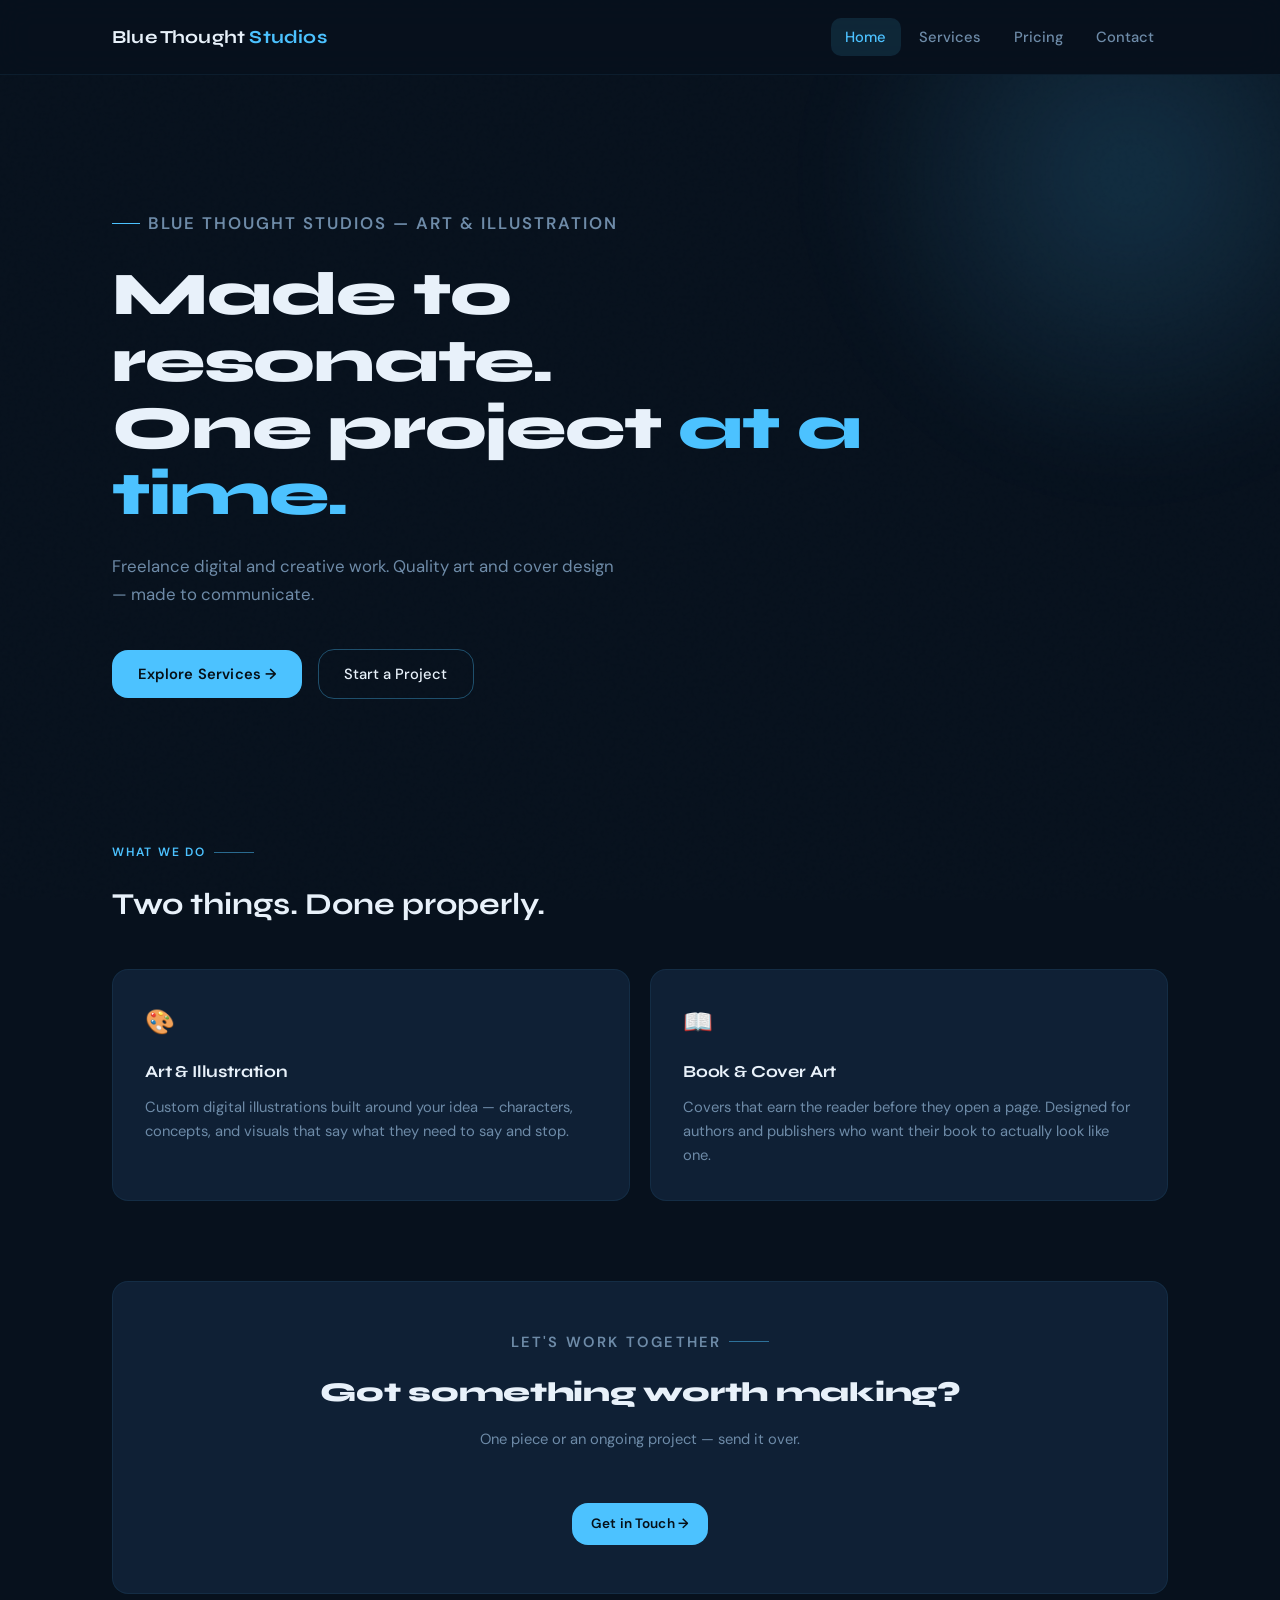
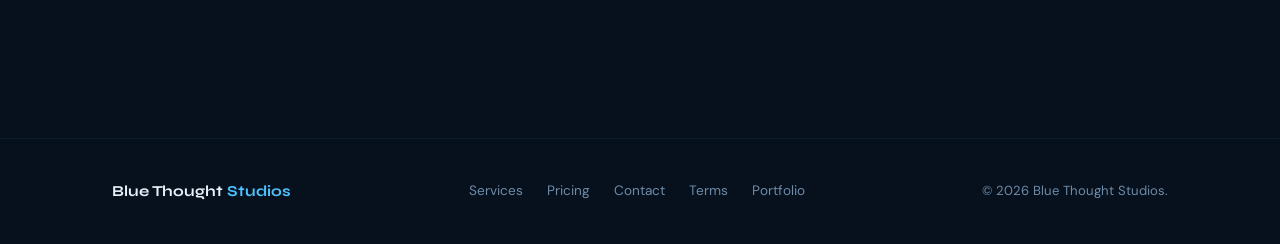
<file: index.html>
<!DOCTYPE html>
<html lang="en">
<head>
  <meta charset="UTF-8" />
  <meta name="viewport" content="width=device-width, initial-scale=1.0" />
  <title>Blue Thought Studios — Art & Illustration</title>
  <link rel="stylesheet" href="style.css" />
</head>
<body>

  <header class="site-header">
    <div class="container">
      <a href="index.html" class="logo">Blue Thought <span>Studios</span></a>
      <nav class="nav">
        <a href="index.html" class="active">Home</a>
        <a href="services.html">Services</a>
        <a href="pricing.html">Pricing</a>
        <a href="contact.html">Contact</a>
      </nav>
      <button class="hamburger" id="hamburger" aria-label="Toggle menu">
        <span></span><span></span><span></span>
      </button>
    </div>
  </header>

  <div class="overlay" id="overlay"></div>
  <nav class="mobile-nav" id="mobileNav">
    <a href="index.html">Home</a>
    <a href="services.html">Services</a>
    <a href="pricing.html">Pricing</a>
    <a href="contact.html">Contact</a>
  </nav>

  <main>
    <section class="hero">
      <div class="orb"></div>
      <div class="container">
        <p class="hero-eyebrow">Blue Thought Studios — Art & Illustration</p>
        <h2>Made to resonate.<br>One project <span class="accent">at a time.</span></h2>
        <p>
          Freelance digital and creative work.
          Quality art and cover design — made to communicate.
        </p>
        <div class="hero-actions">
          <a href="services.html" class="btn-primary">Explore Services →</a>
          <a href="contact.html" class="btn-ghost">Start a Project</a>
        </div>
      </div>
    </section>

    <section class="overview">
      <div class="container">
        <div class="overview-header">
          <p class="section-label">What We Do</p>
          <h2>Two things. Done properly.</h2>
        </div>
        <div class="grid">
          <div class="card">
            <span class="card-icon">🎨</span>
            <h3>Art & Illustration</h3>
            <p>Custom digital illustrations built around your idea — characters, concepts, and visuals that say what they need to say and stop.</p>
          </div>
          <div class="card">
            <span class="card-icon">📖</span>
            <h3>Book & Cover Art</h3>
            <p>Covers that earn the reader before they open a page. Designed for authors and publishers who want their book to actually look like one.</p>
          </div>
        </div>
      </div>
    </section>

    <section class="overview" style="padding-top: 0;">
      <div class="container">
        <div class="card" style="text-align:center; padding: 3rem 2rem;">
          <p class="section-label" style="justify-content:center;">Let's Work Together</p>
          <h3 style="font-family:var(--font-display); font-size:1.7rem; font-weight:800; margin-bottom:0.75rem; letter-spacing:-0.01em;">Got something worth making?</h3>
          <p style="max-width:480px; margin:0 auto 1.75rem;">
            One piece or an ongoing project — send it over.
          </p>
          <a href="contact.html" class="btn-primary">Get in Touch →</a>
        </div>
      </div>
    </section>
  </main>

  <footer class="site-footer">
    <div class="container">
      <span class="footer-logo">Blue Thought <span>Studios</span></span>
      <div class="footer-links">
        <a href="services.html">Services</a>
        <a href="pricing.html">Pricing</a>
        <a href="contact.html">Contact</a>
        <a href="terms.html">Terms</a>
        <a href="portfolio.html">Portfolio</a>
      </div>
      <span class="footer-copy">© 2026 Blue Thought Studios.</span>
    </div>
  </footer>

  <script>
    const hamburger = document.getElementById('hamburger');
    const mobileNav = document.getElementById('mobileNav');
    const overlay   = document.getElementById('overlay');
    function toggleMenu(open) {
      hamburger.classList.toggle('open', open);
      mobileNav.classList.toggle('open', open);
      overlay.classList.toggle('open', open);
      document.body.style.overflow = open ? 'hidden' : '';
    }
    hamburger.addEventListener('click', () => toggleMenu(!mobileNav.classList.contains('open')));
    overlay.addEventListener('click', () => toggleMenu(false));
  </script>

</body>
</html>
</file>
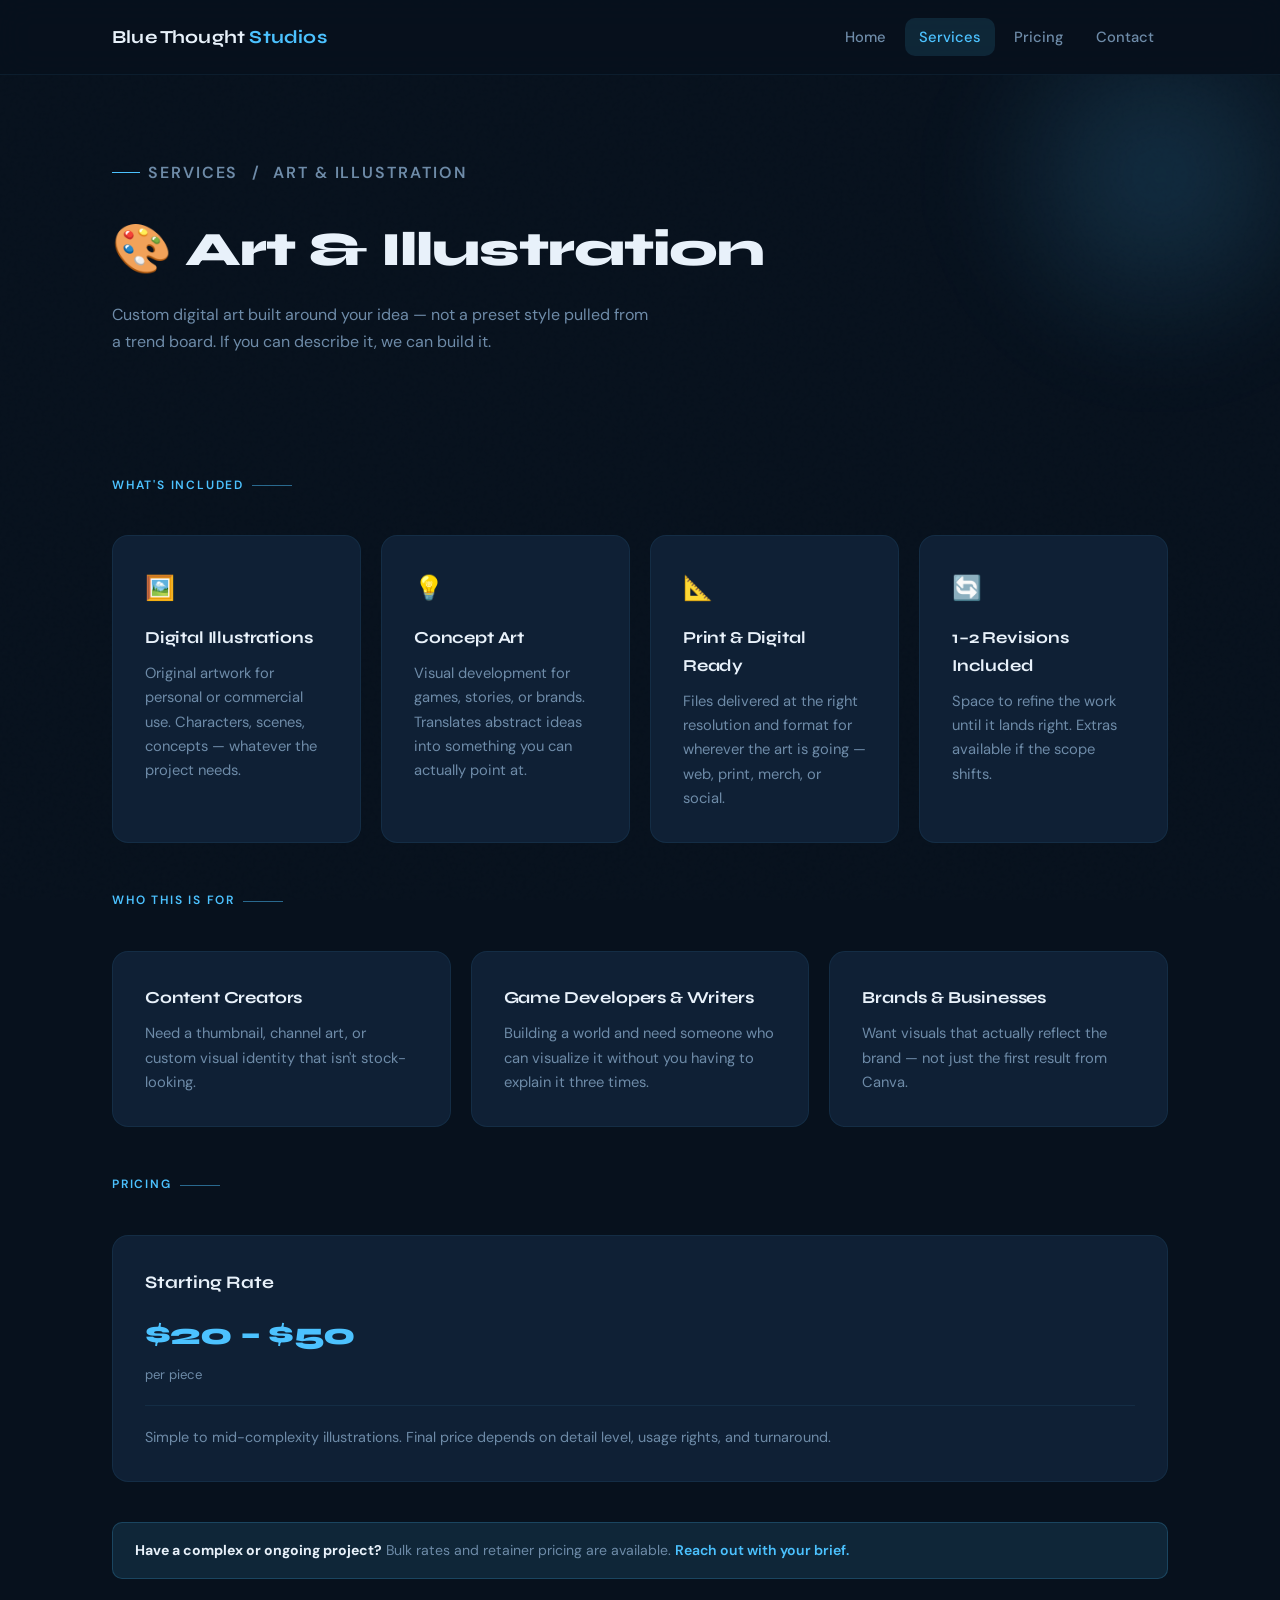
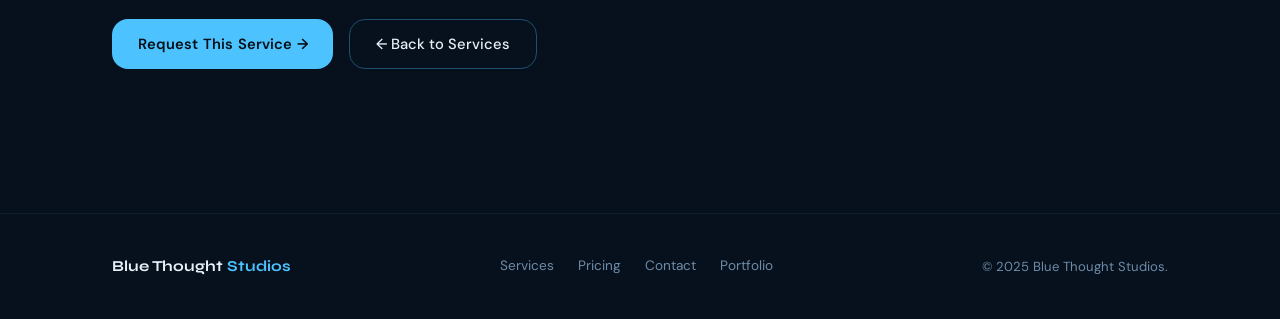
<file: art-illustration.html>
<!DOCTYPE html>
<html lang="en">
<head>
  <meta charset="UTF-8" />
  <meta name="viewport" content="width=device-width, initial-scale=1.0" />
  <title>Art & Illustration | Blue Thought Studios</title>
  <link rel="stylesheet" href="style.css" />
</head>
<body>

  <header class="site-header">
    <div class="container">
      <a href="index.html" class="logo">Blue Thought <span>Studios</span></a>
      <nav class="nav">
        <a href="index.html">Home</a>
        <a href="services.html" class="active">Services</a>
        <a href="pricing.html">Pricing</a>
        <a href="contact.html">Contact</a>
      </nav>
      <button class="hamburger" id="hamburger" aria-label="Toggle menu">
        <span></span><span></span><span></span>
      </button>
    </div>
  </header>

  <div class="overlay" id="overlay"></div>
  <nav class="mobile-nav" id="mobileNav">
    <a href="index.html">Home</a>
    <a href="services.html">Services</a>
    <a href="pricing.html">Pricing</a>
    <a href="contact.html">Contact</a>
  </nav>

  <main>
    <section class="page-hero">
      <div class="orb"></div>
      <div class="container">
        <p class="hero-eyebrow"><a href="services.html" style="color:inherit;text-decoration:none;">Services</a> &nbsp;/&nbsp; Art & Illustration</p>
        <h2>🎨 Art & Illustration</h2>
        <p>
          Custom digital art built around your idea — not a preset style
          pulled from a trend board. If you can describe it, we can build it.
        </p>
      </div>
    </section>

    <section class="overview">
      <div class="container">

        <div class="overview-header">
          <p class="section-label">What's Included</p>
        </div>
        <div class="grid" style="margin-bottom: 3rem;">
          <div class="card">
            <span class="card-icon">🖼️</span>
            <h3>Digital Illustrations</h3>
            <p>Original artwork for personal or commercial use. Characters, scenes, concepts — whatever the project needs.</p>
          </div>
          <div class="card">
            <span class="card-icon">💡</span>
            <h3>Concept Art</h3>
            <p>Visual development for games, stories, or brands. Translates abstract ideas into something you can actually point at.</p>
          </div>
          <div class="card">
            <span class="card-icon">📐</span>
            <h3>Print & Digital Ready</h3>
            <p>Files delivered at the right resolution and format for wherever the art is going — web, print, merch, or social.</p>
          </div>
          <div class="card">
            <span class="card-icon">🔄</span>
            <h3>1–2 Revisions Included</h3>
            <p>Space to refine the work until it lands right. Extras available if the scope shifts.</p>
          </div>
        </div>

        <div class="overview-header">
          <p class="section-label">Who This Is For</p>
        </div>
        <div class="grid" style="margin-bottom: 3rem;">
          <div class="card">
            <h3>Content Creators</h3>
            <p>Need a thumbnail, channel art, or custom visual identity that isn't stock-looking.</p>
          </div>
          <div class="card">
            <h3>Game Developers & Writers</h3>
            <p>Building a world and need someone who can visualize it without you having to explain it three times.</p>
          </div>
          <div class="card">
            <h3>Brands & Businesses</h3>
            <p>Want visuals that actually reflect the brand — not just the first result from Canva.</p>
          </div>
        </div>

        <div class="overview-header">
          <p class="section-label">Pricing</p>
        </div>
        <div class="pricing-grid" style="margin-bottom: 2.5rem;">
          <div class="pricing-card">
            <h3>Starting Rate</h3>
            <div class="price">$20 – $50</div>
            <p class="price-note">per piece</p>
            <div class="pricing-divider"></div>
            <p>Simple to mid-complexity illustrations. Final price depends on detail level, usage rights, and turnaround.</p>
          </div>
        </div>

        <div class="notice">
          <strong>Have a complex or ongoing project?</strong> Bulk rates and retainer pricing are available.
          <a href="contact.html" style="color:var(--accent);text-decoration:none;font-weight:600;">Reach out with your brief.</a>
        </div>

        <div style="margin-top: 2.5rem; display:flex; gap: 1rem; flex-wrap:wrap;">
          <a href="contact.html" class="btn-primary">Request This Service →</a>
          <a href="services.html" class="btn-ghost">← Back to Services</a>
        </div>

      </div>
    </section>
  </main>

  <footer class="site-footer">
    <div class="container">
      <span class="footer-logo">Blue Thought <span>Studios</span></span>
      <div class="footer-links">
        <a href="services.html">Services</a>
        <a href="pricing.html">Pricing</a>
        <a href="contact.html">Contact</a>
        <a href="portfolio.html">Portfolio</a>
      </div>
      <span class="footer-copy">© 2025 Blue Thought Studios.</span>
    </div>
  </footer>

  <script>
    const hamburger = document.getElementById('hamburger');
    const mobileNav = document.getElementById('mobileNav');
    const overlay   = document.getElementById('overlay');
    function toggleMenu(open) {
      hamburger.classList.toggle('open', open);
      mobileNav.classList.toggle('open', open);
      overlay.classList.toggle('open', open);
      document.body.style.overflow = open ? 'hidden' : '';
    }
    hamburger.addEventListener('click', () => toggleMenu(!mobileNav.classList.contains('open')));
    overlay.addEventListener('click', () => toggleMenu(false));
  </script>

</body>
</html>
</file>
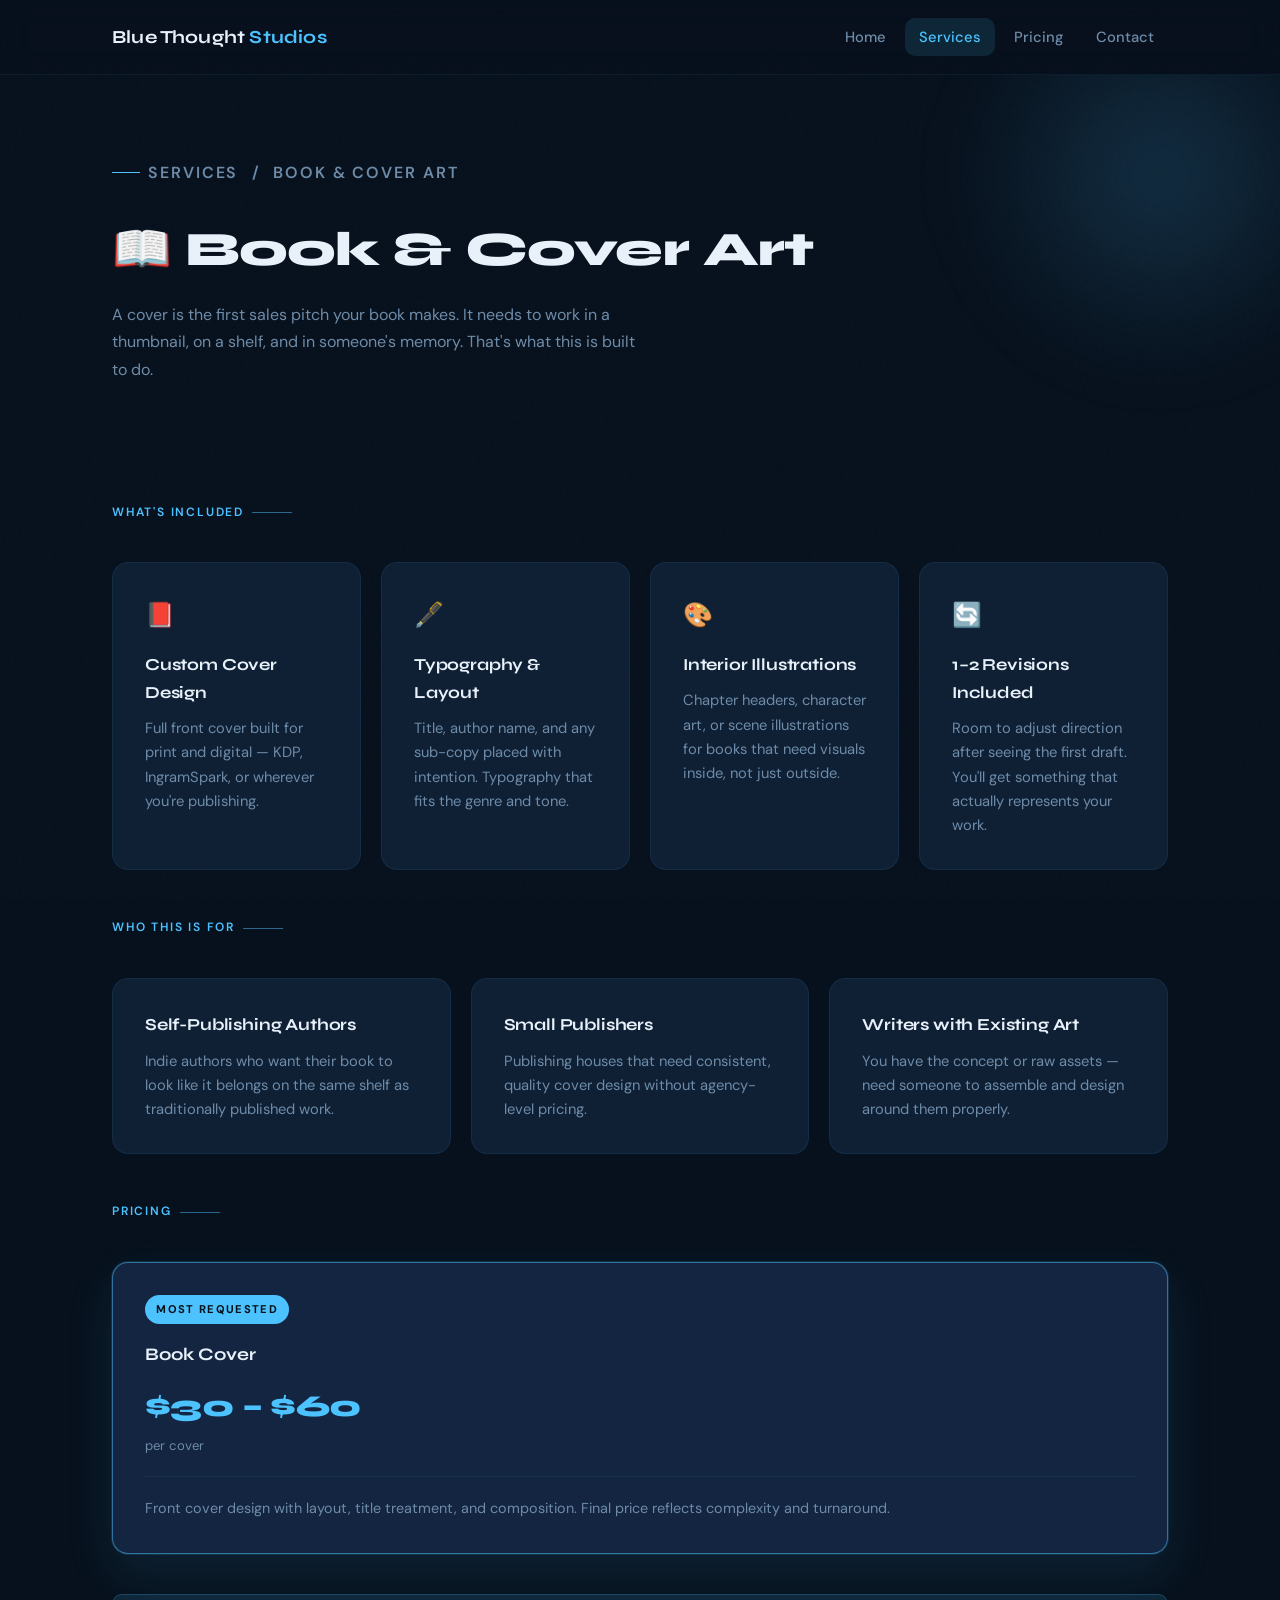
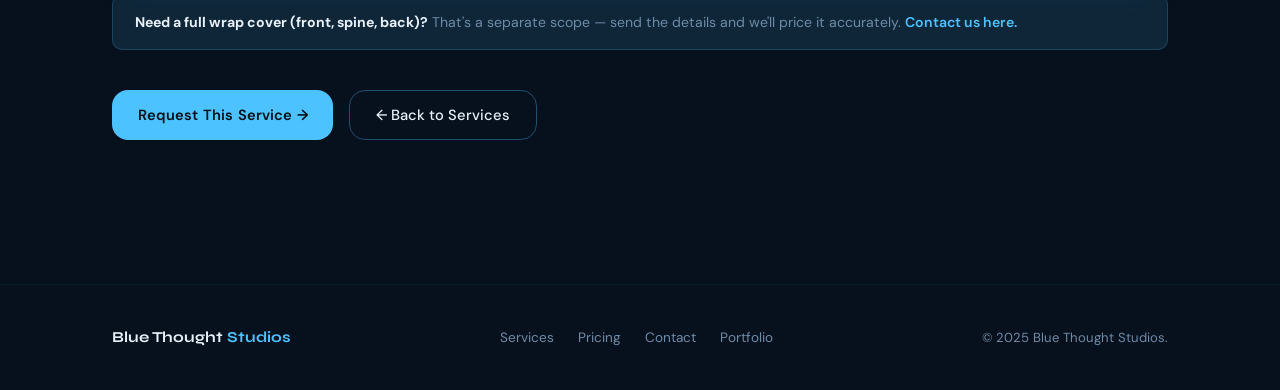
<file: book-cover-art.html>
<!DOCTYPE html>
<html lang="en">
<head>
  <meta charset="UTF-8" />
  <meta name="viewport" content="width=device-width, initial-scale=1.0" />
  <title>Book & Cover Art | Blue Thought Studios</title>
  <link rel="stylesheet" href="style.css" />
</head>
<body>

  <header class="site-header">
    <div class="container">
      <a href="index.html" class="logo">Blue Thought <span>Studios</span></a>
      <nav class="nav">
        <a href="index.html">Home</a>
        <a href="services.html" class="active">Services</a>
        <a href="pricing.html">Pricing</a>
        <a href="contact.html">Contact</a>
      </nav>
      <button class="hamburger" id="hamburger" aria-label="Toggle menu">
        <span></span><span></span><span></span>
      </button>
    </div>
  </header>

  <div class="overlay" id="overlay"></div>
  <nav class="mobile-nav" id="mobileNav">
    <a href="index.html">Home</a>
    <a href="services.html">Services</a>
    <a href="pricing.html">Pricing</a>
    <a href="contact.html">Contact</a>
  </nav>

  <main>
    <section class="page-hero">
      <div class="orb"></div>
      <div class="container">
        <p class="hero-eyebrow"><a href="services.html" style="color:inherit;text-decoration:none;">Services</a> &nbsp;/&nbsp; Book & Cover Art</p>
        <h2>📖 Book & Cover Art</h2>
        <p>
          A cover is the first sales pitch your book makes.
          It needs to work in a thumbnail, on a shelf, and in someone's memory.
          That's what this is built to do.
        </p>
      </div>
    </section>

    <section class="overview">
      <div class="container">

        <div class="overview-header">
          <p class="section-label">What's Included</p>
        </div>
        <div class="grid" style="margin-bottom: 3rem;">
          <div class="card">
            <span class="card-icon">📕</span>
            <h3>Custom Cover Design</h3>
            <p>Full front cover built for print and digital — KDP, IngramSpark, or wherever you're publishing.</p>
          </div>
          <div class="card">
            <span class="card-icon">🖋️</span>
            <h3>Typography & Layout</h3>
            <p>Title, author name, and any sub-copy placed with intention. Typography that fits the genre and tone.</p>
          </div>
          <div class="card">
            <span class="card-icon">🎨</span>
            <h3>Interior Illustrations</h3>
            <p>Chapter headers, character art, or scene illustrations for books that need visuals inside, not just outside.</p>
          </div>
          <div class="card">
            <span class="card-icon">🔄</span>
            <h3>1–2 Revisions Included</h3>
            <p>Room to adjust direction after seeing the first draft. You'll get something that actually represents your work.</p>
          </div>
        </div>

        <div class="overview-header">
          <p class="section-label">Who This Is For</p>
        </div>
        <div class="grid" style="margin-bottom: 3rem;">
          <div class="card">
            <h3>Self-Publishing Authors</h3>
            <p>Indie authors who want their book to look like it belongs on the same shelf as traditionally published work.</p>
          </div>
          <div class="card">
            <h3>Small Publishers</h3>
            <p>Publishing houses that need consistent, quality cover design without agency-level pricing.</p>
          </div>
          <div class="card">
            <h3>Writers with Existing Art</h3>
            <p>You have the concept or raw assets — need someone to assemble and design around them properly.</p>
          </div>
        </div>

        <div class="overview-header">
          <p class="section-label">Pricing</p>
        </div>
        <div class="pricing-grid" style="margin-bottom: 2.5rem;">
          <div class="pricing-card featured">
            <span class="pricing-badge">Most Requested</span>
            <h3>Book Cover</h3>
            <div class="price">$30 – $60</div>
            <p class="price-note">per cover</p>
            <div class="pricing-divider"></div>
            <p>Front cover design with layout, title treatment, and composition. Final price reflects complexity and turnaround.</p>
          </div>
        </div>

        <div class="notice">
          <strong>Need a full wrap cover (front, spine, back)?</strong> That's a separate scope — send the details and we'll price it accurately.
          <a href="contact.html" style="color:var(--accent);text-decoration:none;font-weight:600;">Contact us here.</a>
        </div>

        <div style="margin-top: 2.5rem; display:flex; gap: 1rem; flex-wrap:wrap;">
          <a href="contact.html" class="btn-primary">Request This Service →</a>
          <a href="services.html" class="btn-ghost">← Back to Services</a>
        </div>

      </div>
    </section>
  </main>

  <footer class="site-footer">
    <div class="container">
      <span class="footer-logo">Blue Thought <span>Studios</span></span>
      <div class="footer-links">
        <a href="services.html">Services</a>
        <a href="pricing.html">Pricing</a>
        <a href="contact.html">Contact</a>
        <a href="portfolio.html">Portfolio</a>
      </div>
      <span class="footer-copy">© 2025 Blue Thought Studios.</span>
    </div>
  </footer>

  <script>
    const hamburger = document.getElementById('hamburger');
    const mobileNav = document.getElementById('mobileNav');
    const overlay   = document.getElementById('overlay');
    function toggleMenu(open) {
      hamburger.classList.toggle('open', open);
      mobileNav.classList.toggle('open', open);
      overlay.classList.toggle('open', open);
      document.body.style.overflow = open ? 'hidden' : '';
    }
    hamburger.addEventListener('click', () => toggleMenu(!mobileNav.classList.contains('open')));
    overlay.addEventListener('click', () => toggleMenu(false));
  </script>

</body>
</html>
</file>
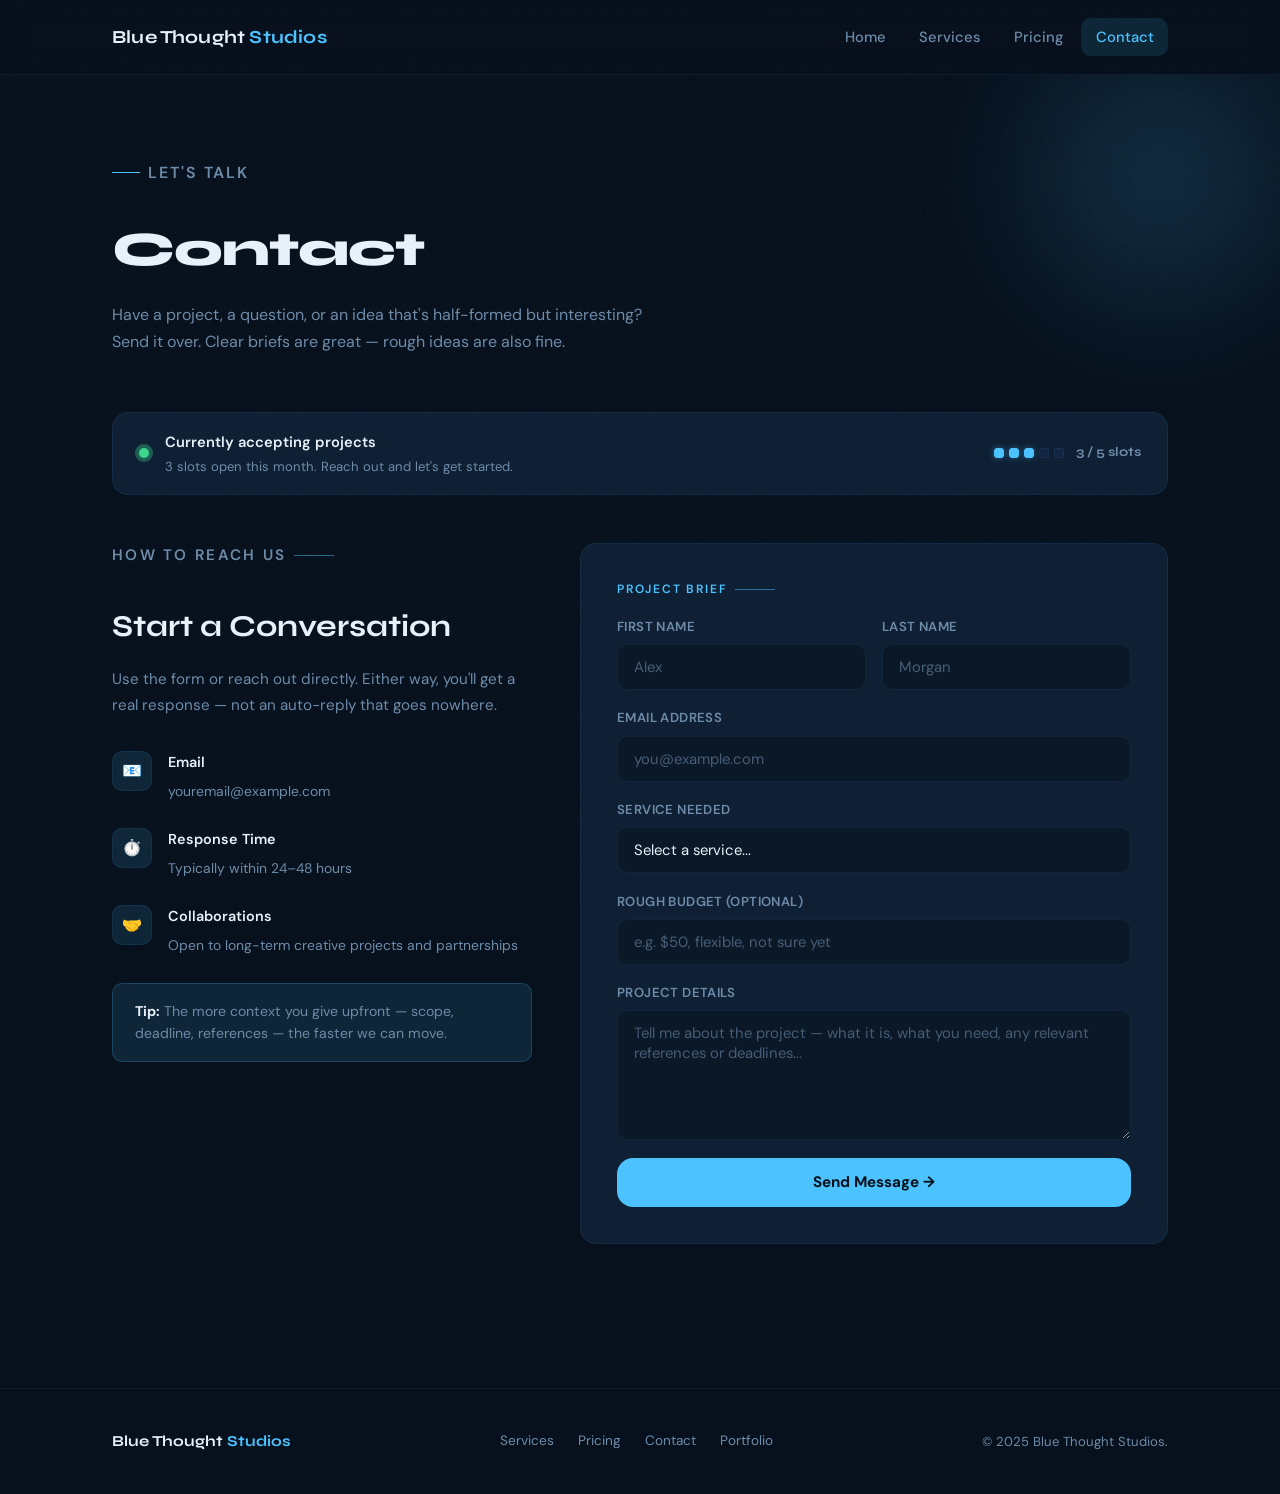
<file: contact.html>
<!DOCTYPE html>
<html lang="en">
<head>
  <meta charset="UTF-8" />
  <meta name="viewport" content="width=device-width, initial-scale=1.0" />
  <title>Contact | Blue Thought Studios</title>
  <link rel="stylesheet" href="style.css" />
</head>
<body>

  <header class="site-header">
    <div class="container">
      <a href="index.html" class="logo">Blue Thought <span>Studios</span></a>
      <nav class="nav">
        <a href="index.html">Home</a>
        <a href="services.html">Services</a>
        <a href="pricing.html">Pricing</a>
        <a href="contact.html" class="active">Contact</a>
      </nav>
      <button class="hamburger" id="hamburger" aria-label="Toggle menu">
        <span></span><span></span><span></span>
      </button>
    </div>
  </header>

  <div class="overlay" id="overlay"></div>
  <nav class="mobile-nav" id="mobileNav">
    <a href="index.html">Home</a>
    <a href="services.html">Services</a>
    <a href="pricing.html">Pricing</a>
    <a href="contact.html">Contact</a>
  </nav>

  <main>
    <section class="page-hero">
      <div class="orb"></div>
      <div class="container">
        <p class="hero-eyebrow">Let's Talk</p>
        <h2>Contact</h2>
        <p>
          Have a project, a question, or an idea that's half-formed but interesting?
          Send it over. Clear briefs are great — rough ideas are also fine.
        </p>
      </div>
    </section>

    <!-- ═══════════════════════════════════════════════
         AVAILABILITY WIDGET
         To update slots: find SLOTS_AVAILABLE below
         and change the number. That's the only edit needed.
         ═══════════════════════════════════════════════ -->
    <div class="avail-wrap">
      <div class="container">
        <div class="avail-banner" id="availBanner">
          <div class="avail-left">
            <span class="avail-dot" id="availDot"></span>
            <div>
              <p class="avail-title" id="availTitle"></p>
              <p class="avail-sub"   id="availSub"></p>
            </div>
          </div>
          <div class="avail-right">
            <div class="avail-pips" id="availPips"></div>
            <span class="avail-label" id="availLabel"></span>
          </div>
        </div>
      </div>
    </div>

    <section class="overview" style="padding-top: 2rem;">
      <div class="container">
        <div class="contact-grid">

          <!-- Left: Info -->
          <div class="contact-info">
            <p class="section-label">How to Reach Us</p>
            <h2>Start a Conversation</h2>
            <p>
              Use the form or reach out directly. Either way, you'll get a real response
              — not an auto-reply that goes nowhere.
            </p>

            <div class="contact-item">
              <div class="contact-item-icon">📧</div>
              <div class="contact-item-text">
                <strong>Email</strong>
                <span>youremail@example.com</span>
              </div>
            </div>

            <div class="contact-item">
              <div class="contact-item-icon">⏱️</div>
              <div class="contact-item-text">
                <strong>Response Time</strong>
                <span>Typically within 24–48 hours</span>
              </div>
            </div>

            <div class="contact-item">
              <div class="contact-item-icon">🤝</div>
              <div class="contact-item-text">
                <strong>Collaborations</strong>
                <span>Open to long-term creative projects and partnerships</span>
              </div>
            </div>

            <div class="notice" style="margin-top: 1.5rem;">
              <strong>Tip:</strong> The more context you give upfront — scope, deadline, references —
              the faster we can move.
            </div>
          </div>

          <!-- Right: Form -->
          <div class="contact-form">
            <p class="section-label">Project Brief</p>

            <!--
              FORMSPREE SETUP — 3 STEPS:
              1. Go to formspree.io and create a free account
              2. Click "New Form" — copy the endpoint URL it gives you
              3. Replace YOUR_FORMSPREE_ENDPOINT below with that URL
                 e.g. https://formspree.io/f/xabcdefg
              Done. Every submission goes straight to your email.
            -->
            <form
              id="contactForm"
              action="YOUR_FORMSPREE_ENDPOINT"
              method="POST"
            >
              <input type="hidden" name="_next"    value="contact.html?sent=true" />
              <input type="hidden" name="_subject" value="New project request — Blue Thought Studios" />
              <input type="text"   name="_gotcha"  style="display:none" tabindex="-1" autocomplete="off" />

              <div class="form-row">
                <div class="form-group">
                  <label for="fname">First Name</label>
                  <input type="text" id="fname" name="fname" placeholder="Alex" required />
                </div>
                <div class="form-group">
                  <label for="lname">Last Name</label>
                  <input type="text" id="lname" name="lname" placeholder="Morgan" />
                </div>
              </div>

              <div class="form-group">
                <label for="email">Email Address</label>
                <input type="email" id="email" name="email" placeholder="you@example.com" required />
              </div>

              <div class="form-group">
                <label for="service">Service Needed</label>
                <select id="service" name="service">
                  <option value="" disabled selected>Select a service...</option>
                  <option value="Art & Illustration">Art & Illustration</option>
                  <option value="Book & Cover Art">Book & Cover Art</option>
                  <option value="Voice-Over">Voice-Over</option>
                  <option value="Photo Editing">Photo Editing</option>
                  <option value="Video Editing">Video Editing</option>
                  <option value="Writing">Writing</option>
                  <option value="Custom / Not Sure Yet">Custom / Not Sure Yet</option>
                </select>
              </div>

              <div class="form-group">
                <label for="budget">Rough Budget (Optional)</label>
                <input type="text" id="budget" name="budget" placeholder="e.g. $50, flexible, not sure yet" />
              </div>

              <div class="form-group">
                <label for="message">Project Details</label>
                <textarea id="message" name="message" placeholder="Tell me about the project — what it is, what you need, any relevant references or deadlines..." required></textarea>
              </div>

              <button type="submit" class="form-submit" id="submitBtn">Send Message →</button>
            </form>

            <!-- Shown after Formspree redirects back with ?sent=true -->
            <div id="successMsg" style="display:none; text-align:center; padding: 2rem 0;">
              <p style="font-size: 2rem; margin-bottom: 0.75rem;">✓</p>
              <p style="font-weight: 600; color: var(--text); margin-bottom: 0.4rem;">Message sent.</p>
              <p style="font-size: 0.88rem; color: var(--muted);">I'll get back to you within 24–48 hours.</p>
            </div>
          </div>

        </div>
      </div>
    </section>
  </main>

  <footer class="site-footer">
    <div class="container">
      <span class="footer-logo">Blue Thought <span>Studios</span></span>
      <div class="footer-links">
        <a href="services.html">Services</a>
        <a href="pricing.html">Pricing</a>
        <a href="contact.html">Contact</a>
        <a href="portfolio.html">Portfolio</a>
      </div>
      <span class="footer-copy">© 2025 Blue Thought Studios.</span>
    </div>
  </footer>

  <script>
    // ═══════════════════════════════════════════════════
    // AVAILABILITY — EDIT THIS NUMBER EACH MONTH
    // Set to how many new client slots you have open.
    // 0 = fully booked, anything above 0 = open.
    const SLOTS_AVAILABLE = 3;   // ← change this
    const SLOTS_TOTAL     = 5;   // ← total slots per month (your cap)
    // ═══════════════════════════════════════════════════

    (function renderAvailability() {
      const dot    = document.getElementById('availDot');
      const title  = document.getElementById('availTitle');
      const sub    = document.getElementById('availSub');
      const pips   = document.getElementById('availPips');
      const label  = document.getElementById('availLabel');
      const btn    = document.getElementById('submitBtn');

      // Build pip indicators
      for (let i = 0; i < SLOTS_TOTAL; i++) {
        const pip = document.createElement('span');
        pip.className = 'avail-pip' + (i < SLOTS_AVAILABLE ? ' filled' : '');
        pips.appendChild(pip);
      }

      if (SLOTS_AVAILABLE === 0) {
        dot.className   = 'avail-dot red';
        title.textContent = 'Fully booked this month';
        sub.textContent   = 'No open slots right now — check back next month or send a message to get on the waitlist.';
        label.textContent = '0 / ' + SLOTS_TOTAL + ' slots';
        if (btn) {
          btn.textContent = 'Join the Waitlist →';
          btn.style.background = 'var(--muted)';
        }
      } else if (SLOTS_AVAILABLE === 1) {
        dot.className   = 'avail-dot yellow';
        title.textContent = 'Last slot available';
        sub.textContent   = 'Only 1 opening left this month. If you have a project ready, now\'s the time.';
        label.textContent = '1 / ' + SLOTS_TOTAL + ' slots';
      } else if (SLOTS_AVAILABLE <= Math.floor(SLOTS_TOTAL / 2)) {
        dot.className   = 'avail-dot yellow';
        title.textContent = 'Limited availability';
        sub.textContent   = SLOTS_AVAILABLE + ' slots open this month. Projects are filled on a first-come basis.';
        label.textContent = SLOTS_AVAILABLE + ' / ' + SLOTS_TOTAL + ' slots';
      } else {
        dot.className   = 'avail-dot green';
        title.textContent = 'Currently accepting projects';
        sub.textContent   = SLOTS_AVAILABLE + ' slots open this month. Reach out and let\'s get started.';
        label.textContent = SLOTS_AVAILABLE + ' / ' + SLOTS_TOTAL + ' slots';
      }
    })();

    // Mobile nav
    const hamburger = document.getElementById('hamburger');
    const mobileNav = document.getElementById('mobileNav');
    const overlay   = document.getElementById('overlay');

    function toggleMenu(open) {
      hamburger.classList.toggle('open', open);
      mobileNav.classList.toggle('open', open);
      overlay.classList.toggle('open', open);
      document.body.style.overflow = open ? 'hidden' : '';
    }

    hamburger.addEventListener('click', () => toggleMenu(!mobileNav.classList.contains('open')));
    overlay.addEventListener('click', () => toggleMenu(false));

    // Show success state if Formspree redirected back after submission
    if (window.location.search.includes('sent=true')) {
      document.getElementById('contactForm').style.display = 'none';
      document.getElementById('successMsg').style.display  = 'block';
    }
  </script>

</body>
</html>
</file>
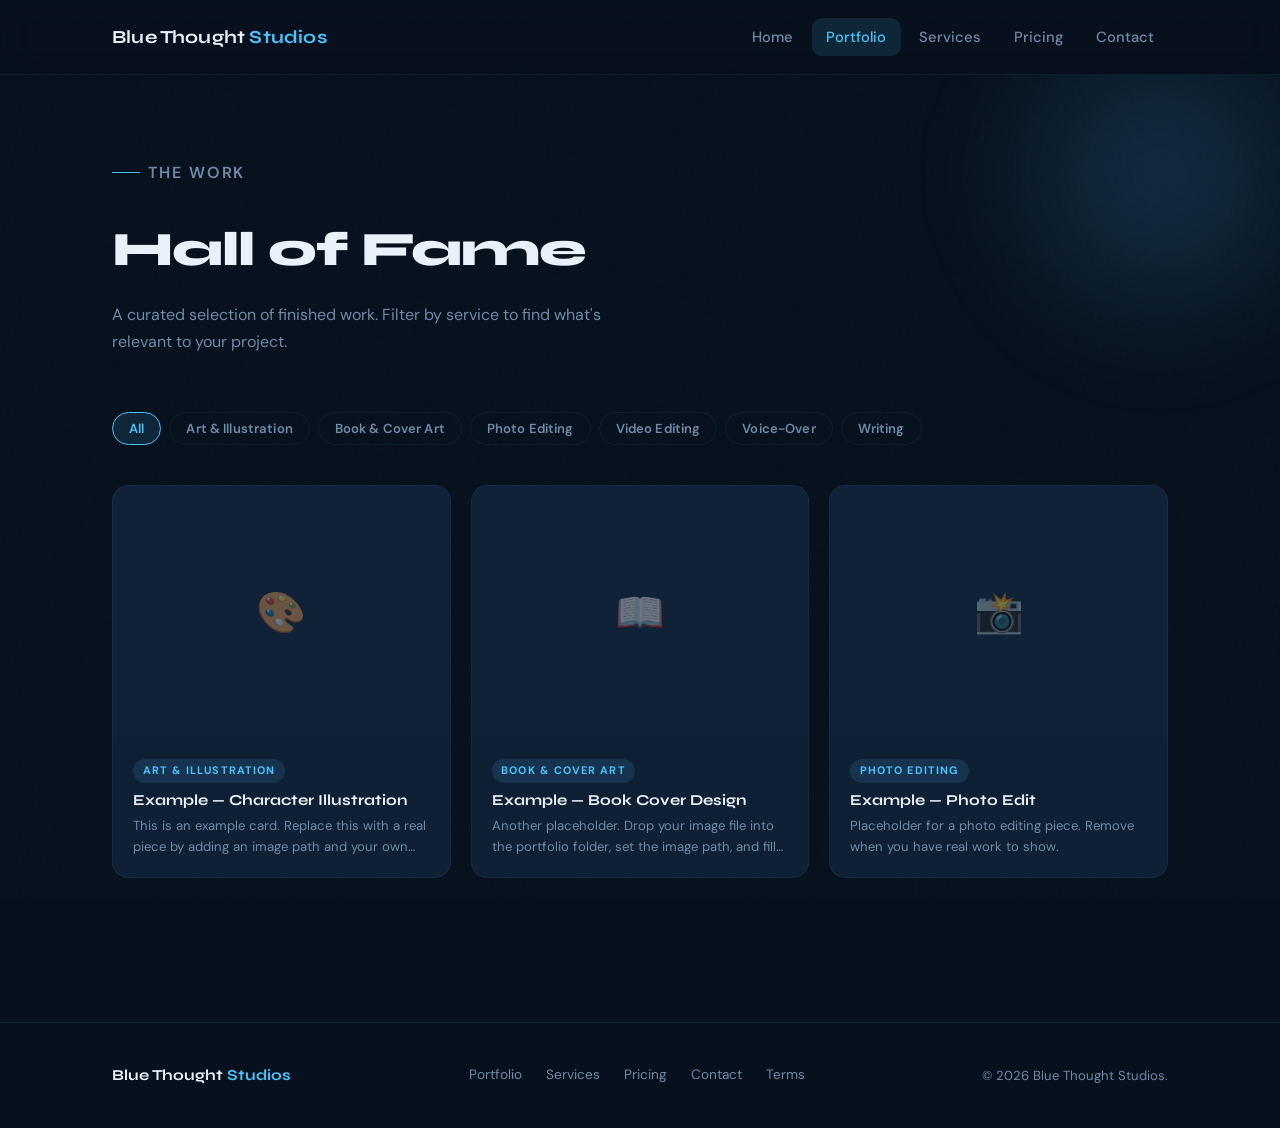
<file: portfolio.html>
<!DOCTYPE html>
<html lang="en">
<head>
  <meta charset="UTF-8" />
  <meta name="viewport" content="width=device-width, initial-scale=1.0" />
  <title>Portfolio | Blue Thought Studios</title>
  <link rel="stylesheet" href="style.css" />
  <style>
    /* ── Filter Bar ── */
    .filter-bar {
      display: flex;
      gap: 0.5rem;
      flex-wrap: wrap;
      margin-bottom: 2.5rem;
    }

    .filter-btn {
      padding: 0.45rem 1rem;
      border-radius: 20px;
      border: 1px solid var(--border);
      background: transparent;
      color: var(--muted);
      font-family: var(--font-body);
      font-size: 0.82rem;
      font-weight: 600;
      cursor: pointer;
      transition: all 0.2s;
      letter-spacing: 0.01em;
    }

    .filter-btn:hover {
      border-color: var(--border-hover);
      color: var(--text);
    }

    .filter-btn.active {
      background: var(--accent-dim);
      border-color: var(--accent);
      color: var(--accent);
    }

    /* ── Portfolio Grid ── */
    .portfolio-grid {
      display: grid;
      grid-template-columns: repeat(auto-fill, minmax(260px, 1fr));
      gap: 1.25rem;
    }

    .portfolio-card {
      background: var(--surface);
      border: 1px solid var(--border);
      border-radius: var(--radius);
      overflow: hidden;
      cursor: pointer;
      transition: border-color 0.3s, transform 0.3s, box-shadow 0.3s;
      position: relative;
    }

    .portfolio-card:hover {
      border-color: var(--border-hover);
      transform: translateY(-4px);
      box-shadow: 0 12px 40px rgba(76,194,255,0.08);
    }

    .portfolio-card:hover .card-overlay {
      opacity: 1;
    }

    .portfolio-thumb {
      width: 100%;
      aspect-ratio: 4/3;
      object-fit: cover;
      display: block;
      background: var(--surface-2);
    }

    /* Placeholder when no image */
    .portfolio-thumb-placeholder {
      width: 100%;
      aspect-ratio: 4/3;
      background: var(--surface-2);
      display: flex;
      align-items: center;
      justify-content: center;
      font-size: 2.5rem;
      color: var(--muted);
      opacity: 0.4;
    }

    .card-overlay {
      position: absolute;
      top: 0; left: 0; right: 0;
      aspect-ratio: 4/3;
      background: rgba(7,17,29,0.6);
      display: flex;
      align-items: center;
      justify-content: center;
      opacity: 0;
      transition: opacity 0.25s;
      backdrop-filter: blur(2px);
    }

    .card-overlay-icon {
      width: 44px; height: 44px;
      border-radius: 50%;
      background: var(--accent-dim);
      border: 1px solid var(--accent);
      display: flex;
      align-items: center;
      justify-content: center;
      font-size: 1.1rem;
      color: var(--accent);
    }

    .portfolio-info {
      padding: 1.1rem 1.25rem 1.25rem;
    }

    .portfolio-tag {
      display: inline-block;
      font-size: 0.68rem;
      font-weight: 700;
      letter-spacing: 0.1em;
      text-transform: uppercase;
      color: var(--accent);
      background: var(--accent-dim);
      border-radius: 20px;
      padding: 0.2rem 0.6rem;
      margin-bottom: 0.5rem;
    }

    .portfolio-title {
      font-family: var(--font-display);
      font-size: 0.95rem;
      font-weight: 700;
      color: var(--text);
      margin-bottom: 0.35rem;
      line-height: 1.3;
    }

    .portfolio-desc {
      font-size: 0.82rem;
      color: var(--muted);
      line-height: 1.55;
      display: -webkit-box;
      -webkit-line-clamp: 2;
      -webkit-box-orient: vertical;
      overflow: hidden;
    }

    /* ── Empty State ── */
    .empty-state {
      grid-column: 1 / -1;
      text-align: center;
      padding: 4rem 2rem;
      color: var(--muted);
    }

    .empty-state p:first-child {
      font-size: 2.5rem;
      margin-bottom: 0.75rem;
      opacity: 0.4;
    }

    .empty-state p:last-child {
      font-size: 0.9rem;
    }

    /* ── Lightbox ── */
    .lightbox {
      display: none;
      position: fixed;
      inset: 0;
      z-index: 200;
      background: rgba(7,17,29,0.92);
      backdrop-filter: blur(12px);
      padding: 2rem 1.5rem;
      overflow-y: auto;
      align-items: flex-start;
      justify-content: center;
    }

    .lightbox.open {
      display: flex;
    }

    .lightbox-inner {
      background: var(--surface);
      border: 1px solid var(--border);
      border-radius: var(--radius);
      max-width: 860px;
      width: 100%;
      margin: auto;
      overflow: hidden;
      position: relative;
      animation: lbIn 0.25s ease;
    }

    @keyframes lbIn {
      from { opacity: 0; transform: scale(0.97) translateY(12px); }
      to   { opacity: 1; transform: scale(1) translateY(0); }
    }

    .lightbox-close {
      position: absolute;
      top: 1rem; right: 1rem;
      width: 36px; height: 36px;
      border-radius: 50%;
      background: var(--surface-2);
      border: 1px solid var(--border);
      color: var(--muted);
      font-size: 1.1rem;
      cursor: pointer;
      display: flex;
      align-items: center;
      justify-content: center;
      transition: color 0.2s, border-color 0.2s;
      z-index: 10;
      line-height: 1;
    }

    .lightbox-close:hover {
      color: var(--text);
      border-color: var(--border-hover);
    }

    .lightbox-img-wrap {
      width: 100%;
      background: var(--bg);
      display: flex;
      align-items: center;
      justify-content: center;
      min-height: 200px;
    }

    .lightbox-img-wrap img {
      width: 100%;
      max-height: 520px;
      object-fit: contain;
      display: block;
    }

    .lightbox-img-placeholder {
      font-size: 4rem;
      opacity: 0.2;
      padding: 4rem;
    }

    .lightbox-body {
      padding: 1.75rem 2rem 2rem;
    }

    .lightbox-tag {
      display: inline-block;
      font-size: 0.7rem;
      font-weight: 700;
      letter-spacing: 0.12em;
      text-transform: uppercase;
      color: var(--accent);
      background: var(--accent-dim);
      border-radius: 20px;
      padding: 0.25rem 0.7rem;
      margin-bottom: 0.75rem;
    }

    .lightbox-title {
      font-family: var(--font-display);
      font-size: 1.4rem;
      font-weight: 800;
      letter-spacing: -0.01em;
      margin-bottom: 0.75rem;
    }

    .lightbox-desc {
      color: var(--muted);
      font-size: 0.93rem;
      line-height: 1.75;
    }

    /* ── Hidden card (filtered out) ── */
    .portfolio-card.hidden {
      display: none;
    }

    @media (max-width: 600px) {
      .lightbox-body { padding: 1.25rem; }
      .lightbox-title { font-size: 1.1rem; }
    }
  </style>
</head>
<body>

  <header class="site-header">
    <div class="container">
      <a href="index.html" class="logo">Blue Thought <span>Studios</span></a>
      <nav class="nav">
        <a href="index.html">Home</a>
        <a href="portfolio.html" class="active">Portfolio</a>
        <a href="services.html">Services</a>
        <a href="pricing.html">Pricing</a>
        <a href="contact.html">Contact</a>
      </nav>
      <button class="hamburger" id="hamburger" aria-label="Toggle menu">
        <span></span><span></span><span></span>
      </button>
    </div>
  </header>

  <div class="overlay" id="overlay"></div>
  <nav class="mobile-nav" id="mobileNav">
    <a href="index.html">Home</a>
    <a href="portfolio.html">Portfolio</a>
    <a href="services.html">Services</a>
    <a href="pricing.html">Pricing</a>
    <a href="contact.html">Contact</a>
  </nav>

  <main>
    <section class="page-hero">
      <div class="orb"></div>
      <div class="container">
        <p class="hero-eyebrow">The Work</p>
        <h2>Hall of Fame</h2>
        <p>
          A curated selection of finished work. Filter by service to find
          what's relevant to your project.
        </p>
      </div>
    </section>

    <section class="overview" style="padding-top: 0;">
      <div class="container">

        <!-- Filter Bar -->
        <div class="filter-bar" id="filterBar">
          <button class="filter-btn active" data-filter="all">All</button>
          <button class="filter-btn" data-filter="Art & Illustration">Art & Illustration</button>
          <button class="filter-btn" data-filter="Book & Cover Art">Book & Cover Art</button>
          <button class="filter-btn" data-filter="Photo Editing">Photo Editing</button>
          <button class="filter-btn" data-filter="Video Editing">Video Editing</button>
          <button class="filter-btn" data-filter="Voice-Over">Voice-Over</button>
          <button class="filter-btn" data-filter="Writing">Writing</button>
        </div>

        <!-- Portfolio Grid -->
        <div class="portfolio-grid" id="portfolioGrid"></div>

      </div>
    </section>
  </main>

  <!-- Lightbox -->
  <div class="lightbox" id="lightbox">
    <div class="lightbox-inner">
      <button class="lightbox-close" id="lightboxClose">✕</button>
      <div class="lightbox-img-wrap" id="lightboxImgWrap"></div>
      <div class="lightbox-body">
        <span class="lightbox-tag" id="lightboxTag"></span>
        <h2 class="lightbox-title" id="lightboxTitle"></h2>
        <p class="lightbox-desc" id="lightboxDesc"></p>
      </div>
    </div>
  </div>

  <footer class="site-footer">
    <div class="container">
      <span class="footer-logo">Blue Thought <span>Studios</span></span>
      <div class="footer-links">
        <a href="portfolio.html">Portfolio</a>
        <a href="services.html">Services</a>
        <a href="pricing.html">Pricing</a>
        <a href="contact.html">Contact</a>
        <a href="terms.html">Terms</a>
      </div>
      <span class="footer-copy">© 2026 Blue Thought Studios.</span>
    </div>
  </footer>

  <script>
    // ═══════════════════════════════════════════════════════════
    // PORTFOLIO PIECES — ADD YOUR WORK HERE
    //
    // To add a piece:
    // 1. Drop the image file into a folder called "portfolio"
    //    in the same directory as this file
    // 2. Copy one of the objects below and fill in your details
    // 3. Save — it shows up automatically
    //
    // If you have no image yet, leave image as "" and
    // it'll show a placeholder icon instead.
    // ═══════════════════════════════════════════════════════════
    const portfolio = [

      // EXAMPLE PIECES — delete these when you have real work
      {
        title: "Example — Character Illustration",
        category: "Art & Illustration",
        image: "",
        description: "This is an example card. Replace this with a real piece by adding an image path and your own title and description. Delete this object when you're ready."
      },
      {
        title: "Example — Book Cover Design",
        category: "Book & Cover Art",
        image: "",
        description: "Another placeholder. Drop your image file into the portfolio folder, set the image path, and fill in the details."
      },
      {
        title: "Example — Photo Edit",
        category: "Photo Editing",
        image: "",
        description: "Placeholder for a photo editing piece. Remove when you have real work to show."
      },

    ];

    // ═══════════════════════════════════════════════════════════
    // Category icons for placeholders
    const icons = {
      "Art & Illustration": "🎨",
      "Book & Cover Art":   "📖",
      "Photo Editing":      "📸",
      "Video Editing":      "🎬",
      "Voice-Over":         "🎙️",
      "Writing":            "✍️",
    };

    // Build cards
    const grid = document.getElementById('portfolioGrid');

    function buildGrid(filter) {
      grid.innerHTML = '';
      const filtered = filter === 'all'
        ? portfolio
        : portfolio.filter(p => p.category === filter);

      if (filtered.length === 0) {
        grid.innerHTML = `
          <div class="empty-state">
            <p>🖼️</p>
            <p>No pieces in this category yet.</p>
          </div>`;
        return;
      }

      filtered.forEach((piece, i) => {
        const card = document.createElement('div');
        card.className = 'portfolio-card';
        card.dataset.index = portfolio.indexOf(piece);

        const thumb = piece.image
          ? `<img class="portfolio-thumb" src="${piece.image}" alt="${piece.title}" loading="lazy" />`
          : `<div class="portfolio-thumb-placeholder">${icons[piece.category] || '🖼️'}</div>`;

        card.innerHTML = `
          ${thumb}
          <div class="card-overlay">
            <div class="card-overlay-icon">🔍</div>
          </div>
          <div class="portfolio-info">
            <span class="portfolio-tag">${piece.category}</span>
            <p class="portfolio-title">${piece.title}</p>
            <p class="portfolio-desc">${piece.description}</p>
          </div>`;

        card.addEventListener('click', () => openLightbox(portfolio.indexOf(piece)));
        grid.appendChild(card);
      });
    }

    // Filter buttons
    document.getElementById('filterBar').addEventListener('click', e => {
      const btn = e.target.closest('.filter-btn');
      if (!btn) return;
      document.querySelectorAll('.filter-btn').forEach(b => b.classList.remove('active'));
      btn.classList.add('active');
      buildGrid(btn.dataset.filter);
    });

    // Lightbox
    function openLightbox(index) {
      const piece = portfolio[index];
      const lb = document.getElementById('lightbox');

      document.getElementById('lightboxTag').textContent   = piece.category;
      document.getElementById('lightboxTitle').textContent = piece.title;
      document.getElementById('lightboxDesc').textContent  = piece.description;

      const wrap = document.getElementById('lightboxImgWrap');
      wrap.innerHTML = piece.image
        ? `<img src="${piece.image}" alt="${piece.title}" />`
        : `<div class="lightbox-img-placeholder">${icons[piece.category] || '🖼️'}</div>`;

      lb.classList.add('open');
      document.body.style.overflow = 'hidden';
    }

    function closeLightbox() {
      document.getElementById('lightbox').classList.remove('open');
      document.body.style.overflow = '';
    }

    document.getElementById('lightboxClose').addEventListener('click', closeLightbox);
    document.getElementById('lightbox').addEventListener('click', e => {
      if (e.target === document.getElementById('lightbox')) closeLightbox();
    });
    document.addEventListener('keydown', e => {
      if (e.key === 'Escape') closeLightbox();
    });

    // Mobile nav
    const hamburger = document.getElementById('hamburger');
    const mobileNav = document.getElementById('mobileNav');
    const overlayEl = document.getElementById('overlay');
    function toggleMenu(open) {
      hamburger.classList.toggle('open', open);
      mobileNav.classList.toggle('open', open);
      overlayEl.classList.toggle('open', open);
      document.body.style.overflow = open ? 'hidden' : '';
    }
    hamburger.addEventListener('click', () => toggleMenu(!mobileNav.classList.contains('open')));
    overlayEl.addEventListener('click', () => toggleMenu(false));

    // Init
    buildGrid('all');
  </script>

</body>
</html>
</file>
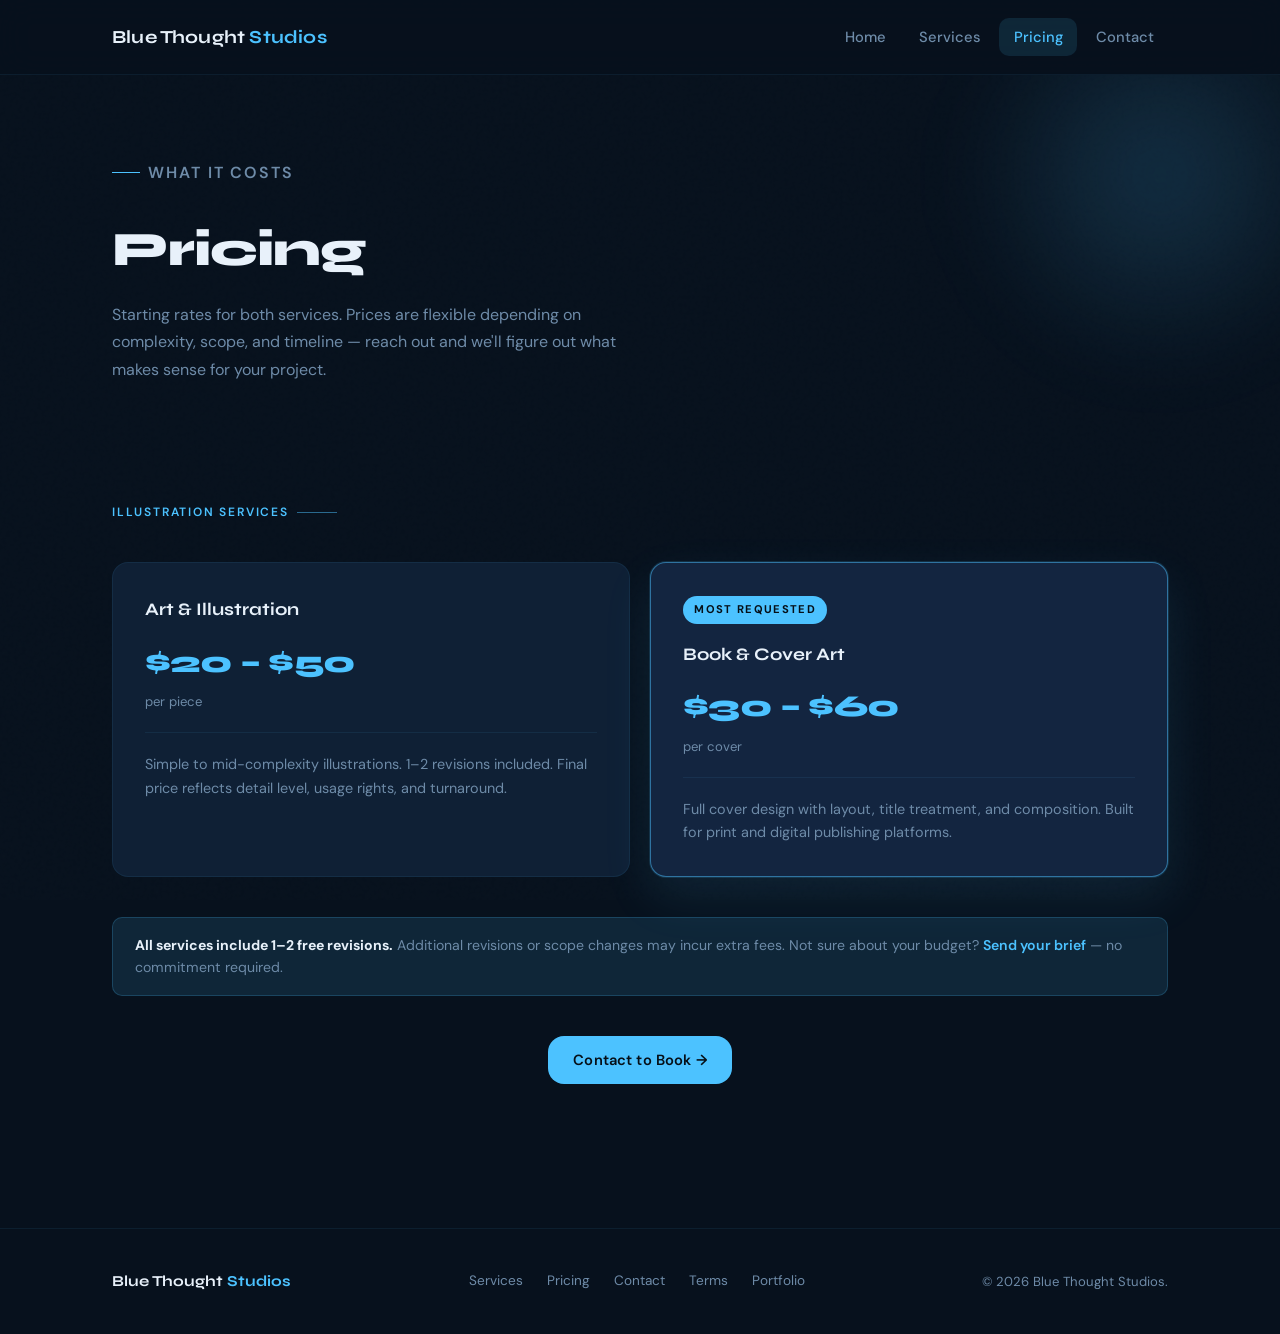
<file: pricing.html>
<!DOCTYPE html>
<html lang="en">
<head>
  <meta charset="UTF-8" />
  <meta name="viewport" content="width=device-width, initial-scale=1.0" />
  <title>Pricing | Blue Thought Studios — Art & Illustration</title>
  <link rel="stylesheet" href="style.css" />
</head>
<body>

  <header class="site-header">
    <div class="container">
      <a href="index.html" class="logo">Blue Thought <span>Studios</span></a>
      <nav class="nav">
        <a href="index.html">Home</a>
        <a href="services.html">Services</a>
        <a href="pricing.html" class="active">Pricing</a>
        <a href="contact.html">Contact</a>
      </nav>
      <button class="hamburger" id="hamburger" aria-label="Toggle menu">
        <span></span><span></span><span></span>
      </button>
    </div>
  </header>

  <div class="overlay" id="overlay"></div>
  <nav class="mobile-nav" id="mobileNav">
    <a href="index.html">Home</a>
    <a href="services.html">Services</a>
    <a href="pricing.html">Pricing</a>
    <a href="contact.html">Contact</a>
  </nav>

  <main>
    <section class="page-hero">
      <div class="orb"></div>
      <div class="container">
        <p class="hero-eyebrow">What It Costs</p>
        <h2>Pricing</h2>
        <p>
          Starting rates for both services. Prices are flexible depending on complexity,
          scope, and timeline — reach out and we'll figure out what makes sense for your project.
        </p>
      </div>
    </section>

    <section class="overview">
      <div class="container">

        <div class="overview-header">
          <p class="section-label">Illustration Services</p>
        </div>
        <div class="pricing-grid" style="margin-bottom: 2.5rem;">

          <div class="pricing-card">
            <h3>Art & Illustration</h3>
            <div class="price">$20 – $50</div>
            <p class="price-note">per piece</p>
            <div class="pricing-divider"></div>
            <p>Simple to mid-complexity illustrations. 1–2 revisions included. Final price reflects detail level, usage rights, and turnaround.</p>
          </div>

          <div class="pricing-card featured">
            <span class="pricing-badge">Most Requested</span>
            <h3>Book & Cover Art</h3>
            <div class="price">$30 – $60</div>
            <p class="price-note">per cover</p>
            <div class="pricing-divider"></div>
            <p>Full cover design with layout, title treatment, and composition. Built for print and digital publishing platforms.</p>
          </div>

        </div>

        <div class="notice">
          <strong>All services include 1–2 free revisions.</strong> Additional revisions or scope changes may incur extra fees.
          Not sure about your budget? <a href="contact.html" style="color:var(--accent);text-decoration:none;font-weight:600;">Send your brief</a> — no commitment required.
        </div>

        <div style="margin-top: 2.5rem; text-align:center;">
          <a href="contact.html" class="btn-primary">Contact to Book →</a>
        </div>

      </div>
    </section>
  </main>

  <footer class="site-footer">
    <div class="container">
      <span class="footer-logo">Blue Thought <span>Studios</span></span>
      <div class="footer-links">
        <a href="services.html">Services</a>
        <a href="pricing.html">Pricing</a>
        <a href="contact.html">Contact</a>
        <a href="terms.html">Terms</a>
        <a href="portfolio.html">Portfolio</a>
      </div>
      <span class="footer-copy">© 2026 Blue Thought Studios.</span>
    </div>
  </footer>

  <script>
    const hamburger = document.getElementById('hamburger');
    const mobileNav = document.getElementById('mobileNav');
    const overlay   = document.getElementById('overlay');
    function toggleMenu(open) {
      hamburger.classList.toggle('open', open);
      mobileNav.classList.toggle('open', open);
      overlay.classList.toggle('open', open);
      document.body.style.overflow = open ? 'hidden' : '';
    }
    hamburger.addEventListener('click', () => toggleMenu(!mobileNav.classList.contains('open')));
    overlay.addEventListener('click', () => toggleMenu(false));
  </script>

</body>
</html>
</file>
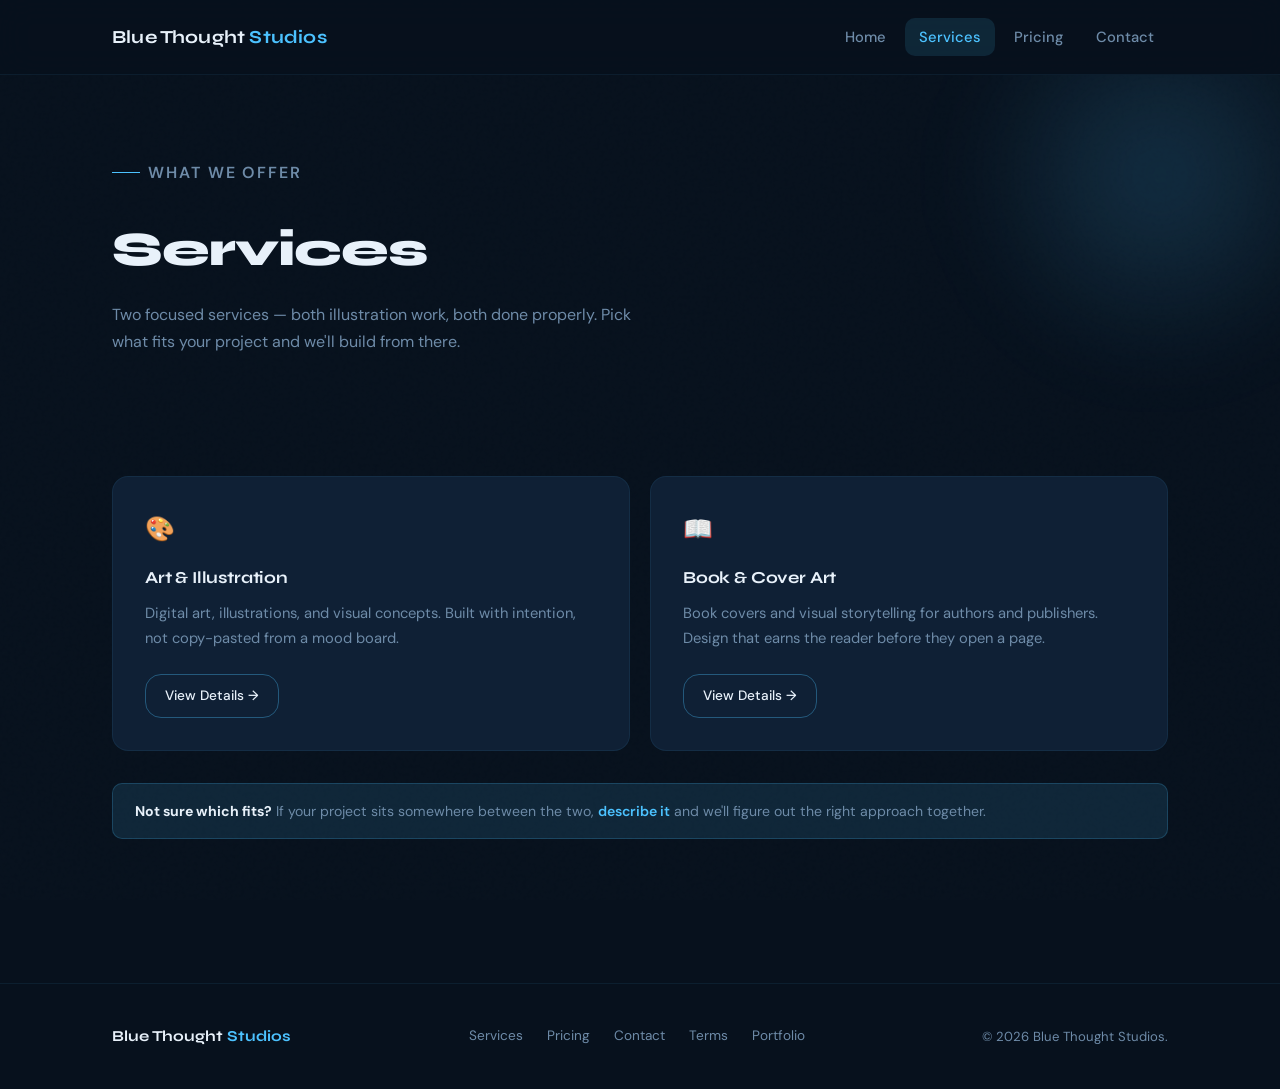
<file: services.html>
<!DOCTYPE html>
<html lang="en">
<head>
  <meta charset="UTF-8" />
  <meta name="viewport" content="width=device-width, initial-scale=1.0" />
  <title>Services | Blue Thought Studios — Art & Illustration</title>
  <link rel="stylesheet" href="style.css" />
</head>
<body>

  <header class="site-header">
    <div class="container">
      <a href="index.html" class="logo">Blue Thought <span>Studios</span></a>
      <nav class="nav">
        <a href="index.html">Home</a>
        <a href="services.html" class="active">Services</a>
        <a href="pricing.html">Pricing</a>
        <a href="contact.html">Contact</a>
      </nav>
      <button class="hamburger" id="hamburger" aria-label="Toggle menu">
        <span></span><span></span><span></span>
      </button>
    </div>
  </header>

  <div class="overlay" id="overlay"></div>
  <nav class="mobile-nav" id="mobileNav">
    <a href="index.html">Home</a>
    <a href="services.html">Services</a>
    <a href="pricing.html">Pricing</a>
    <a href="contact.html">Contact</a>
  </nav>

  <main>
    <section class="page-hero">
      <div class="orb"></div>
      <div class="container">
        <p class="hero-eyebrow">What We Offer</p>
        <h2>Services</h2>
        <p>
          Two focused services — both illustration work, both done properly.
          Pick what fits your project and we'll build from there.
        </p>
      </div>
    </section>

    <section class="overview">
      <div class="container">
        <div class="grid">

          <div class="card">
            <span class="card-icon">🎨</span>
            <h3>Art & Illustration</h3>
            <p>Digital art, illustrations, and visual concepts. Built with intention, not copy-pasted from a mood board.</p>
            <a href="art-illustration.html" class="btn-ghost">View Details →</a>
          </div>

          <div class="card">
            <span class="card-icon">📖</span>
            <h3>Book & Cover Art</h3>
            <p>Book covers and visual storytelling for authors and publishers. Design that earns the reader before they open a page.</p>
            <a href="book-cover-art.html" class="btn-ghost">View Details →</a>
          </div>

        </div>

        <div class="notice">
          <strong>Not sure which fits?</strong> If your project sits somewhere between the two,
          <a href="contact.html" style="color:var(--accent);text-decoration:none;font-weight:600;">describe it</a>
          and we'll figure out the right approach together.
        </div>
      </div>
    </section>
  </main>

  <footer class="site-footer">
    <div class="container">
      <span class="footer-logo">Blue Thought <span>Studios</span></span>
      <div class="footer-links">
        <a href="services.html">Services</a>
        <a href="pricing.html">Pricing</a>
        <a href="contact.html">Contact</a>
        <a href="terms.html">Terms</a>
        <a href="portfolio.html">Portfolio</a>
      </div>
      <span class="footer-copy">© 2026 Blue Thought Studios.</span>
    </div>
  </footer>

  <script>
    const hamburger = document.getElementById('hamburger');
    const mobileNav = document.getElementById('mobileNav');
    const overlay   = document.getElementById('overlay');
    function toggleMenu(open) {
      hamburger.classList.toggle('open', open);
      mobileNav.classList.toggle('open', open);
      overlay.classList.toggle('open', open);
      document.body.style.overflow = open ? 'hidden' : '';
    }
    hamburger.addEventListener('click', () => toggleMenu(!mobileNav.classList.contains('open')));
    overlay.addEventListener('click', () => toggleMenu(false));
  </script>

</body>
</html>
</file>
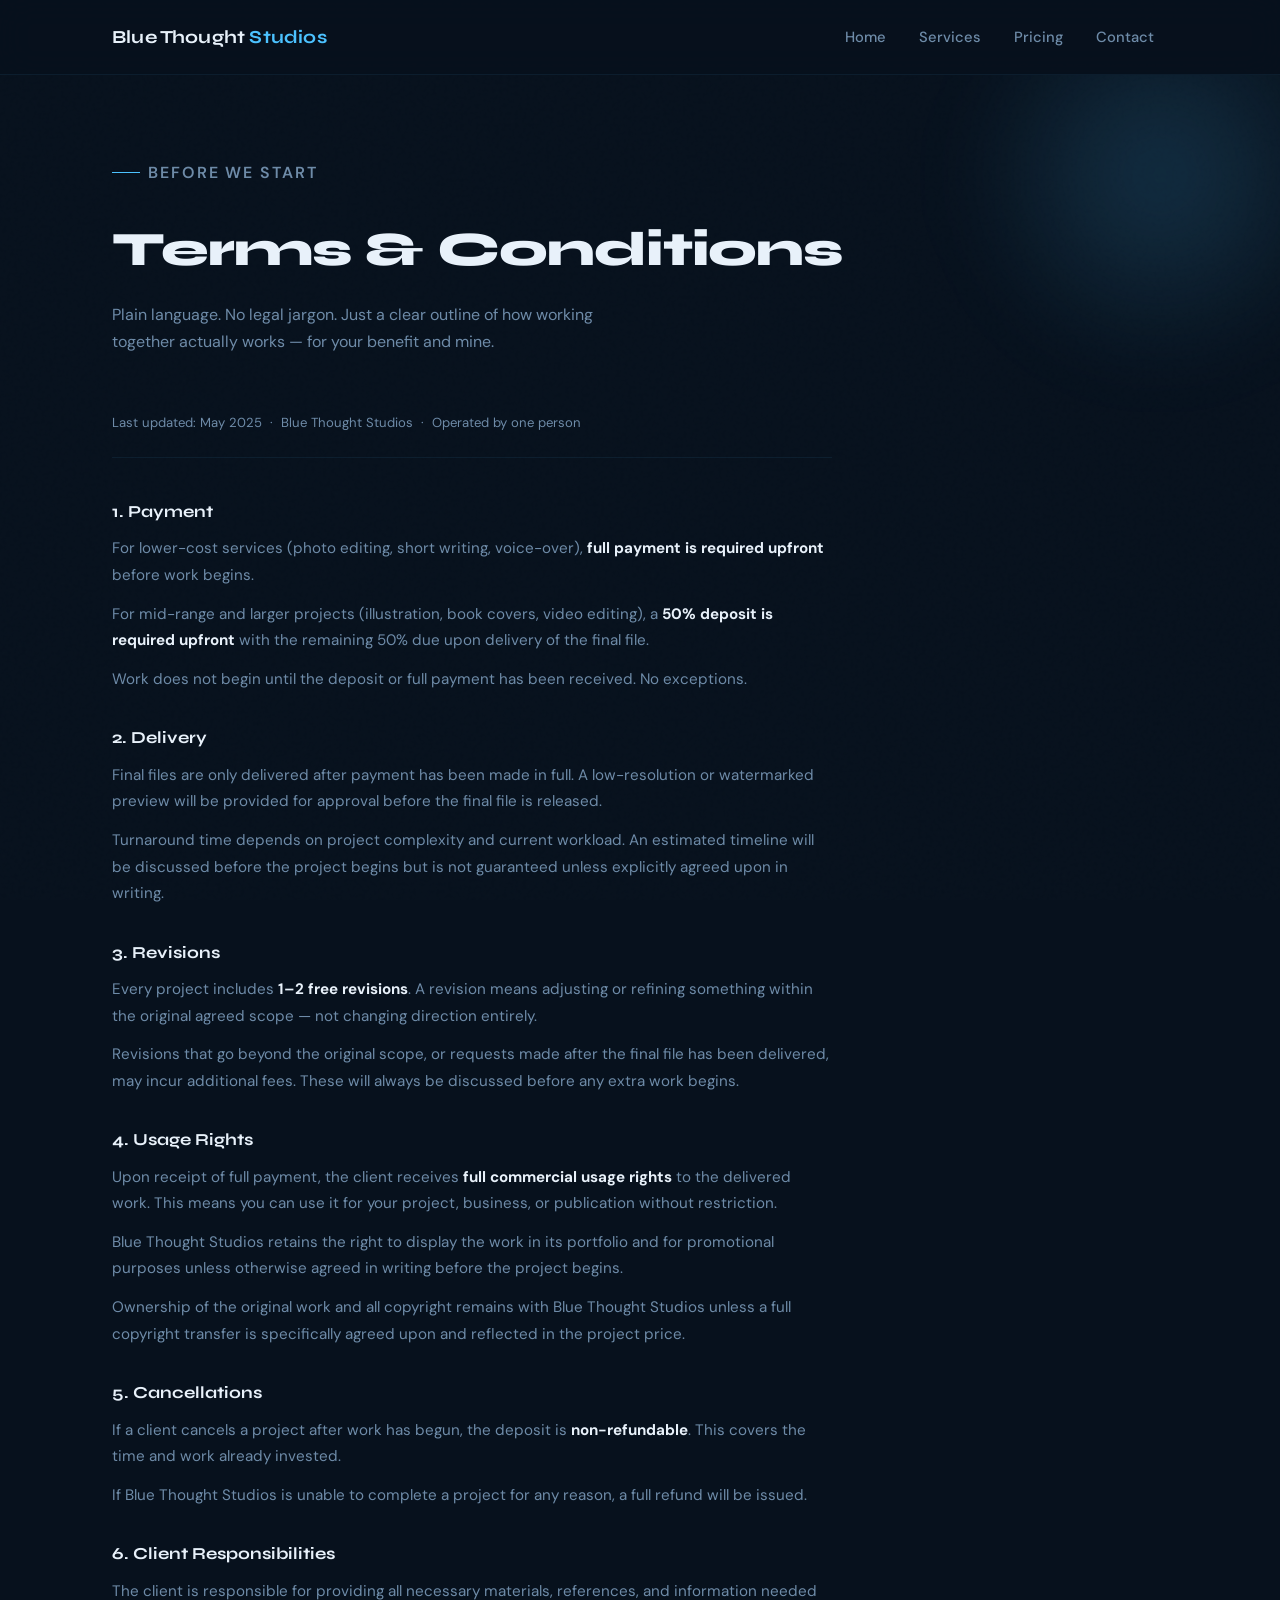
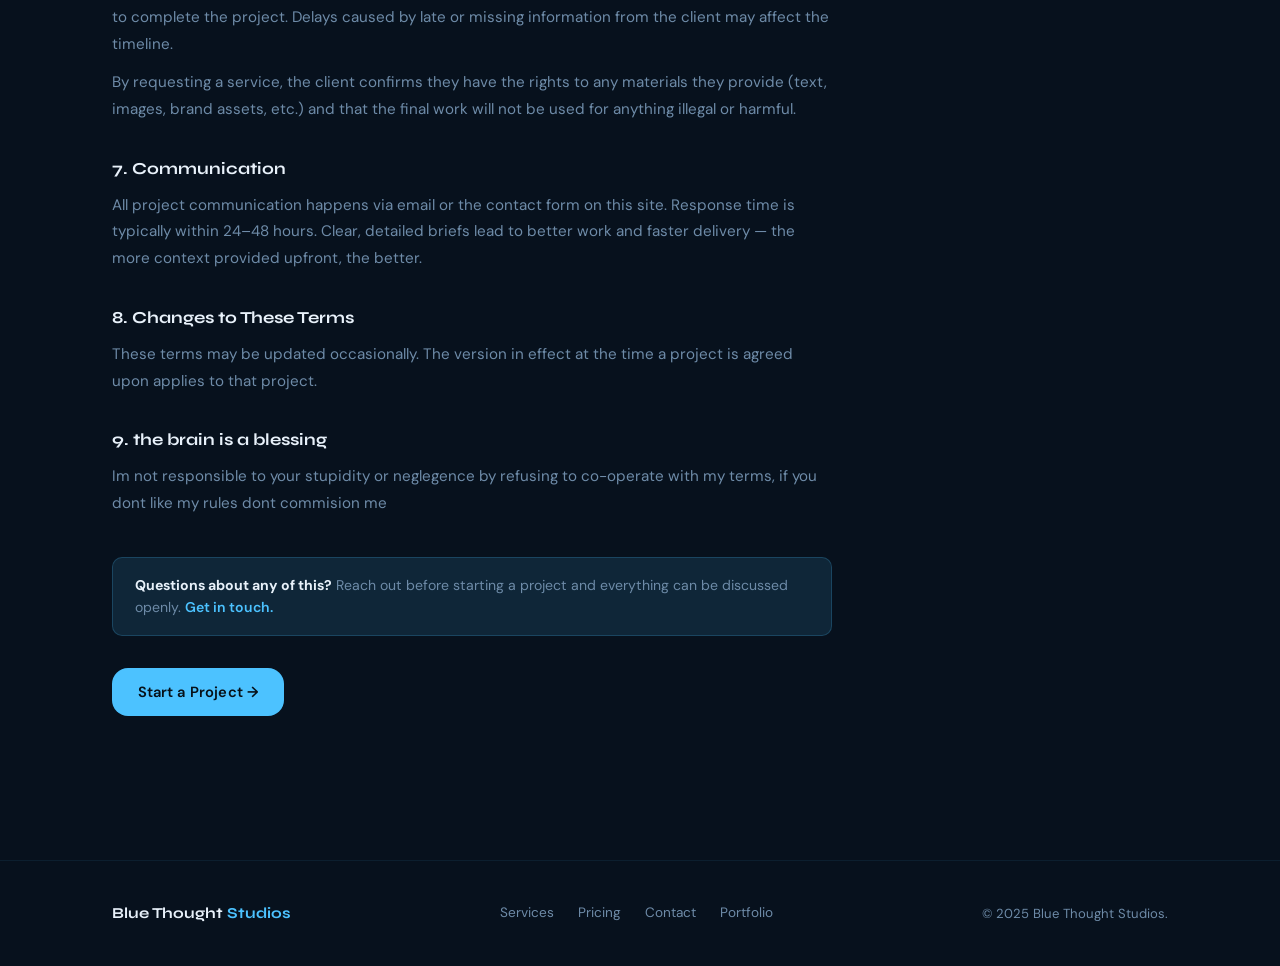
<file: terms.html>
<!DOCTYPE html>
<html lang="en">
<head>
  <meta charset="UTF-8" />
  <meta name="viewport" content="width=device-width, initial-scale=1.0" />
  <title>Terms & Conditions | Blue Thought Studios</title>
  <link rel="stylesheet" href="style.css" />
  <style>
    .terms-body h3 {
      font-family: var(--font-display);
      font-size: 1.05rem;
      font-weight: 700;
      margin: 2rem 0 0.6rem;
      color: var(--text);
    }
    .terms-body p {
      color: var(--muted);
      font-size: 0.95rem;
      line-height: 1.75;
      margin-bottom: 0.75rem;
    }
    .terms-body strong {
      color: var(--text);
    }
    .terms-wrap {
      max-width: 720px;
    }
    .terms-meta {
      font-size: 0.82rem;
      color: var(--muted);
      margin-bottom: 2.5rem;
      padding-bottom: 1.5rem;
      border-bottom: 1px solid var(--border);
    }
  </style>
</head>
<body>

  <header class="site-header">
    <div class="container">
      <a href="index.html" class="logo">Blue Thought <span>Studios</span></a>
      <nav class="nav">
        <a href="index.html">Home</a>
        <a href="services.html">Services</a>
        <a href="pricing.html">Pricing</a>
        <a href="contact.html">Contact</a>
      </nav>
      <button class="hamburger" id="hamburger" aria-label="Toggle menu">
        <span></span><span></span><span></span>
      </button>
    </div>
  </header>

  <div class="overlay" id="overlay"></div>
  <nav class="mobile-nav" id="mobileNav">
    <a href="index.html">Home</a>
    <a href="services.html">Services</a>
    <a href="pricing.html">Pricing</a>
    <a href="contact.html">Contact</a>
  </nav>

  <main>
    <section class="page-hero">
      <div class="orb"></div>
      <div class="container">
        <p class="hero-eyebrow">Before We Start</p>
        <h2>Terms & Conditions</h2>
        <p>
          Plain language. No legal jargon. Just a clear outline of how working
          together actually works — for your benefit and mine.
        </p>
      </div>
    </section>

    <section class="overview" style="padding-top: 0;">
      <div class="container">
        <div class="terms-wrap">

          <p class="terms-meta">Last updated: May 2025 &nbsp;·&nbsp; Blue Thought Studios &nbsp;·&nbsp; Operated by one person</p>

          <div class="terms-body">

            <h3>1. Payment</h3>
            <p>
              For lower-cost services (photo editing, short writing, voice-over), <strong>full payment is required upfront</strong> before work begins.
            </p>
            <p>
              For mid-range and larger projects (illustration, book covers, video editing), a <strong>50% deposit is required upfront</strong> with the remaining 50% due upon delivery of the final file.
            </p>
            <p>
              Work does not begin until the deposit or full payment has been received. No exceptions.
            </p>

            <h3>2. Delivery</h3>
            <p>
              Final files are only delivered after payment has been made in full. A low-resolution or watermarked preview will be provided for approval before the final file is released.
            </p>
            <p>
              Turnaround time depends on project complexity and current workload. An estimated timeline will be discussed before the project begins but is not guaranteed unless explicitly agreed upon in writing.
            </p>

            <h3>3. Revisions</h3>
            <p>
              Every project includes <strong>1–2 free revisions</strong>. A revision means adjusting or refining something within the original agreed scope — not changing direction entirely.
            </p>
            <p>
              Revisions that go beyond the original scope, or requests made after the final file has been delivered, may incur additional fees. These will always be discussed before any extra work begins.
            </p>

            <h3>4. Usage Rights</h3>
            <p>
              Upon receipt of full payment, the client receives <strong>full commercial usage rights</strong> to the delivered work. This means you can use it for your project, business, or publication without restriction.
            </p>
            <p>
              Blue Thought Studios retains the right to display the work in its portfolio and for promotional purposes unless otherwise agreed in writing before the project begins.
            </p>
            <p>
              Ownership of the original work and all copyright remains with Blue Thought Studios unless a full copyright transfer is specifically agreed upon and reflected in the project price.
            </p>

            <h3>5. Cancellations</h3>
            <p>
              If a client cancels a project after work has begun, the deposit is <strong>non-refundable</strong>. This covers the time and work already invested.
            </p>
            <p>
              If Blue Thought Studios is unable to complete a project for any reason, a full refund will be issued.
            </p>

            <h3>6. Client Responsibilities</h3>
            <p>
              The client is responsible for providing all necessary materials, references, and information needed to complete the project. Delays caused by late or missing information from the client may affect the timeline.
            </p>
            <p>
              By requesting a service, the client confirms they have the rights to any materials they provide (text, images, brand assets, etc.) and that the final work will not be used for anything illegal or harmful.
            </p>

            <h3>7. Communication</h3>
            <p>
              All project communication happens via email or the contact form on this site. Response time is typically within 24–48 hours. Clear, detailed briefs lead to better work and faster delivery — the more context provided upfront, the better.
            </p>

            <h3>8. Changes to These Terms</h3>
            <p>
              These terms may be updated occasionally. The version in effect at the time a project is agreed upon applies to that project.
            </p>

            <h3>9. the brain is a blessing</h3>
            <p>
              Im not responsible to your stupidity or neglegence by refusing to co-operate with my terms, if you dont like my rules dont commision me
            </p>


          </div>

          <div class="notice" style="margin-top: 2.5rem;">
            <strong>Questions about any of this?</strong> Reach out before starting a project and everything can be discussed openly.
            <a href="contact.html" style="color:var(--accent);text-decoration:none;font-weight:600;">Get in touch.</a>
          </div>

          <div style="margin-top: 2rem;">
            <a href="contact.html" class="btn-primary">Start a Project →</a>
          </div>

        </div>
      </div>
    </section>
  </main>

  <footer class="site-footer">
    <div class="container">
      <span class="footer-logo">Blue Thought <span>Studios</span></span>
      <div class="footer-links">
        <a href="services.html">Services</a>
        <a href="pricing.html">Pricing</a>
        <a href="contact.html">Contact</a>
        <a href="portfolio.html">Portfolio</a>
      </div>
      <span class="footer-copy">© 2025 Blue Thought Studios.</span>
    </div>
  </footer>

  <script>
    const hamburger = document.getElementById('hamburger');
    const mobileNav = document.getElementById('mobileNav');
    const overlay   = document.getElementById('overlay');
    function toggleMenu(open) {
      hamburger.classList.toggle('open', open);
      mobileNav.classList.toggle('open', open);
      overlay.classList.toggle('open', open);
      document.body.style.overflow = open ? 'hidden' : '';
    }
    hamburger.addEventListener('click', () => toggleMenu(!mobileNav.classList.contains('open')));
    overlay.addEventListener('click', () => toggleMenu(false));
  </script>

</body>
</html>
</file>
<file: style.css>
/* =================================================
   Blue Thought Studios — Global Styles
   Refined Dark / Intentional / No Noise
   ================================================= */

@import url('https://fonts.googleapis.com/css2?family=Syne:wght@600;700;800&family=DM+Sans:wght@300;400;500;600&display=swap');

:root {
  --bg:            #07111d;
  --bg-2:          #0b1828;
  --surface:       #0f2035;
  --surface-2:     #132540;
  --border:        rgba(76, 194, 255, 0.08);
  --border-hover:  rgba(76, 194, 255, 0.35);
  --text:          #e8f1fa;
  --muted:         #6e8ba8;
  --accent:        #4cc2ff;
  --accent-dim:    rgba(76, 194, 255, 0.12);
  --accent-glow:   rgba(76, 194, 255, 0.25);
  --radius:        16px;
  --radius-sm:     10px;
  --max-width:     1120px;
  --font-display:  'Syne', sans-serif;
  --font-body:     'DM Sans', sans-serif;
}

/* ── Reset ───────────────────────────────────────── */
*, *::before, *::after { margin: 0; padding: 0; box-sizing: border-box; }
html { scroll-behavior: smooth; -webkit-font-smoothing: antialiased; }

body {
  font-family: var(--font-body);
  background-color: var(--bg);
  color: var(--text);
  line-height: 1.65;
  min-height: 100vh;
  overflow-x: hidden;
}

/* Grain overlay */
body::before {
  content: '';
  position: fixed;
  inset: 0;
  background-image: url("data:image/svg+xml,%3Csvg viewBox='0 0 256 256' xmlns='http://www.w3.org/2000/svg'%3E%3Cfilter id='noise'%3E%3CfeTurbulence type='fractalNoise' baseFrequency='0.9' numOctaves='4' stitchTiles='stitch'/%3E%3C/filter%3E%3Crect width='100%25' height='100%25' filter='url(%23noise)' opacity='0.04'/%3E%3C/svg%3E");
  pointer-events: none;
  z-index: 0;
  opacity: 0.4;
}

/* ── Layout ──────────────────────────────────────── */
.container {
  max-width: var(--max-width);
  margin: 0 auto;
  padding: 0 2rem;
  position: relative;
  z-index: 1;
}

/* ── Header ──────────────────────────────────────── */
.site-header {
  position: sticky;
  top: 0;
  z-index: 100;
  background: rgba(7, 17, 29, 0.75);
  backdrop-filter: blur(16px);
  -webkit-backdrop-filter: blur(16px);
  border-bottom: 1px solid var(--border);
}

.site-header .container {
  display: flex;
  align-items: center;
  justify-content: space-between;
  padding-top: 1.1rem;
  padding-bottom: 1.1rem;
}

.logo {
  font-family: var(--font-display);
  font-size: 1.15rem;
  font-weight: 700;
  letter-spacing: 0.01em;
  color: var(--text);
  text-decoration: none;
}

.logo span { color: var(--accent); }

/* Desktop Nav */
.nav {
  display: flex;
  align-items: center;
  gap: 0.25rem;
}

.nav a {
  padding: 0.45rem 0.9rem;
  text-decoration: none;
  color: var(--muted);
  font-weight: 500;
  font-size: 0.92rem;
  border-radius: var(--radius-sm);
  transition: color 0.2s, background 0.2s;
  position: relative;
}

.nav a:hover,
.nav a.active {
  color: var(--text);
  background: var(--accent-dim);
}

.nav a.active { color: var(--accent); }

/* Hamburger (mobile) */
.hamburger {
  display: none;
  flex-direction: column;
  gap: 5px;
  cursor: pointer;
  padding: 4px;
  background: none;
  border: none;
  z-index: 110;
}

.hamburger span {
  display: block;
  width: 22px;
  height: 2px;
  background: var(--text);
  border-radius: 2px;
  transition: transform 0.3s, opacity 0.3s;
}

.hamburger.open span:nth-child(1) { transform: translateY(7px) rotate(45deg); }
.hamburger.open span:nth-child(2) { opacity: 0; }
.hamburger.open span:nth-child(3) { transform: translateY(-7px) rotate(-45deg); }

/* Mobile Nav Drawer */
.mobile-nav {
  display: none;
  flex-direction: column;
  position: fixed;
  top: 0; right: 0;
  width: 260px;
  height: 100vh;
  background: var(--bg-2);
  border-left: 1px solid var(--border);
  padding: 5rem 2rem 2rem;
  gap: 0.5rem;
  z-index: 105;
  transform: translateX(100%);
  transition: transform 0.35s cubic-bezier(0.4, 0, 0.2, 1);
}

.mobile-nav.open { transform: translateX(0); display: flex; }

.mobile-nav a {
  padding: 0.85rem 1rem;
  color: var(--muted);
  text-decoration: none;
  font-weight: 500;
  font-size: 1.05rem;
  border-radius: var(--radius-sm);
  transition: color 0.2s, background 0.2s;
}

.mobile-nav a:hover { color: var(--text); background: var(--accent-dim); }

.overlay {
  display: none;
  position: fixed;
  inset: 0;
  background: rgba(0,0,0,0.5);
  z-index: 104;
}

.overlay.open { display: block; }

/* ── Ambient Orb ─────────────────────────────────── */
.orb {
  position: absolute;
  border-radius: 50%;
  background: radial-gradient(circle, rgba(76,194,255,0.18) 0%, transparent 70%);
  pointer-events: none;
  filter: blur(40px);
  z-index: 0;
  animation: pulse 8s ease-in-out infinite alternate;
}

@keyframes pulse {
  from { opacity: 0.6; transform: scale(1); }
  to   { opacity: 1;   transform: scale(1.08); }
}

/* ── Hero ────────────────────────────────────────── */
.hero {
  position: relative;
  padding: 7rem 0 5rem;
  overflow: hidden;
}

.hero .orb {
  width: 600px; height: 600px;
  top: -200px; right: -150px;
}

.hero-eyebrow {
  display: inline-flex;
  align-items: center;
  gap: 0.5rem;
  font-size: 0.8rem;
  font-weight: 600;
  letter-spacing: 0.12em;
  text-transform: uppercase;
  color: var(--accent);
  margin-bottom: 1.5rem;
  opacity: 0;
  animation: fadeUp 0.6s 0.1s forwards;
}

.hero-eyebrow::before {
  content: '';
  display: block;
  width: 28px; height: 1px;
  background: var(--accent);
}

.hero h2 {
  font-family: var(--font-display);
  font-size: clamp(2.4rem, 5vw, 3.8rem);
  font-weight: 800;
  line-height: 1.1;
  letter-spacing: -0.02em;
  max-width: 760px;
  opacity: 0;
  animation: fadeUp 0.7s 0.2s forwards;
}

.hero h2 .accent { color: var(--accent); }

.hero p {
  margin-top: 1.4rem;
  max-width: 520px;
  color: var(--muted);
  font-size: 1.05rem;
  line-height: 1.7;
  opacity: 0;
  animation: fadeUp 0.7s 0.35s forwards;
}

.hero-actions {
  display: flex;
  gap: 1rem;
  align-items: center;
  flex-wrap: wrap;
  margin-top: 2.5rem;
  opacity: 0;
  animation: fadeUp 0.7s 0.5s forwards;
}

@keyframes fadeUp {
  from { opacity: 0; transform: translateY(20px); }
  to   { opacity: 1; transform: translateY(0); }
}

/* ── Buttons ─────────────────────────────────────── */
.btn-primary {
  display: inline-flex;
  align-items: center;
  gap: 0.5rem;
  padding: 0.75rem 1.6rem;
  border-radius: var(--radius);
  background: var(--accent);
  color: #061018;
  text-decoration: none;
  font-weight: 600;
  font-size: 0.92rem;
  letter-spacing: 0.01em;
  transition: transform 0.2s, box-shadow 0.2s, opacity 0.2s;
  box-shadow: 0 0 0 rgba(76,194,255,0);
}

.btn-primary:hover {
  transform: translateY(-2px);
  box-shadow: 0 8px 28px rgba(76,194,255,0.3);
  opacity: 0.93;
}

.btn-ghost {
  display: inline-flex;
  align-items: center;
  gap: 0.5rem;
  padding: 0.75rem 1.6rem;
  border-radius: var(--radius);
  border: 1px solid var(--border-hover);
  color: var(--text);
  text-decoration: none;
  font-weight: 500;
  font-size: 0.92rem;
  transition: background 0.2s, border-color 0.2s, transform 0.2s;
}

.btn-ghost:hover {
  background: var(--accent-dim);
  border-color: var(--accent);
  transform: translateY(-2px);
}

/* ── Section Labels ──────────────────────────────── */
.section-label {
  font-size: 0.75rem;
  font-weight: 600;
  letter-spacing: 0.15em;
  text-transform: uppercase;
  color: var(--accent);
  margin-bottom: 1rem;
  display: flex;
  align-items: center;
  gap: 0.5rem;
}

.section-label::after {
  content: '';
  flex: 1;
  max-width: 40px;
  height: 1px;
  background: var(--accent);
  opacity: 0.5;
}

/* ── Sections ────────────────────────────────────── */
.overview {
  padding: 4rem 0 5rem;
}

.overview-header {
  margin-bottom: 2.5rem;
}

.overview-header h2 {
  font-family: var(--font-display);
  font-size: 1.9rem;
  font-weight: 700;
}

/* ── Cards ───────────────────────────────────────── */
.grid {
  display: grid;
  grid-template-columns: repeat(auto-fit, minmax(240px, 1fr));
  gap: 1.25rem;
}

.card {
  background: var(--surface);
  padding: 2rem;
  border-radius: var(--radius);
  border: 1px solid var(--border);
  transition: border-color 0.3s, transform 0.3s, box-shadow 0.3s;
  position: relative;
  overflow: hidden;
}

.card::before {
  content: '';
  position: absolute;
  top: 0; left: 0; right: 0;
  height: 1px;
  background: linear-gradient(90deg, transparent, var(--accent), transparent);
  opacity: 0;
  transition: opacity 0.3s;
}

.card:hover {
  border-color: var(--border-hover);
  transform: translateY(-4px);
  box-shadow: 0 12px 40px rgba(76,194,255,0.08);
}

.card:hover::before { opacity: 1; }

.card-icon {
  font-size: 1.5rem;
  margin-bottom: 1rem;
  display: block;
}

.card h3 {
  font-family: var(--font-display);
  font-size: 1.05rem;
  font-weight: 700;
  margin-bottom: 0.6rem;
  letter-spacing: -0.01em;
}

.card p {
  color: var(--muted);
  font-size: 0.92rem;
  line-height: 1.65;
}

.card .btn-primary,
.card .btn-ghost {
  margin-top: 1.5rem;
  font-size: 0.85rem;
  padding: 0.6rem 1.2rem;
}

/* ── Pricing Cards ───────────────────────────────── */
.pricing-grid {
  display: grid;
  grid-template-columns: repeat(auto-fit, minmax(260px, 1fr));
  gap: 1.25rem;
}

.pricing-card {
  background: var(--surface);
  border: 1px solid var(--border);
  border-radius: var(--radius);
  padding: 2rem;
  transition: border-color 0.3s, transform 0.3s, box-shadow 0.3s;
}

.pricing-card:hover {
  border-color: var(--border-hover);
  transform: translateY(-4px);
  box-shadow: 0 12px 40px rgba(76,194,255,0.08);
}

.pricing-card.featured {
  border-color: rgba(76, 194, 255, 0.5);
  background: var(--surface-2);
  box-shadow: 0 0 0 1px rgba(76,194,255,0.15), 0 20px 50px rgba(76,194,255,0.1);
  position: relative;
}

.pricing-badge {
  display: inline-block;
  font-size: 0.7rem;
  font-weight: 700;
  letter-spacing: 0.12em;
  text-transform: uppercase;
  color: #061018;
  background: var(--accent);
  padding: 0.3rem 0.7rem;
  border-radius: 20px;
  margin-bottom: 1rem;
}

.pricing-card h3 {
  font-family: var(--font-display);
  font-size: 1.1rem;
  font-weight: 700;
  margin-bottom: 0.4rem;
}

.pricing-card .price {
  font-family: var(--font-display);
  font-size: 1.9rem;
  font-weight: 800;
  color: var(--accent);
  letter-spacing: -0.02em;
  margin: 0.75rem 0 0.3rem;
}

.pricing-card .price-note {
  font-size: 0.82rem;
  color: var(--muted);
  margin-bottom: 1rem;
}

.pricing-card p {
  color: var(--muted);
  font-size: 0.9rem;
  line-height: 1.6;
}

.pricing-divider {
  height: 1px;
  background: var(--border);
  margin: 1.25rem 0;
}

.pricing-detail {
  font-size: 0.85rem;
  color: var(--muted);
}

/* ── Contact Form ────────────────────────────────── */
.contact-grid {
  display: grid;
  grid-template-columns: 1fr 1.4fr;
  gap: 3rem;
  align-items: start;
}

.contact-info h2 {
  font-family: var(--font-display);
  font-size: 1.9rem;
  font-weight: 700;
  margin-bottom: 1rem;
}

.contact-info p {
  color: var(--muted);
  font-size: 0.95rem;
  line-height: 1.7;
  margin-bottom: 2rem;
}

.contact-item {
  display: flex;
  align-items: flex-start;
  gap: 1rem;
  margin-bottom: 1.5rem;
}

.contact-item-icon {
  width: 40px; height: 40px;
  background: var(--accent-dim);
  border: 1px solid var(--border);
  border-radius: var(--radius-sm);
  display: flex;
  align-items: center;
  justify-content: center;
  font-size: 1rem;
  flex-shrink: 0;
}

.contact-item-text strong {
  display: block;
  font-weight: 600;
  font-size: 0.9rem;
  margin-bottom: 0.2rem;
}

.contact-item-text span {
  color: var(--muted);
  font-size: 0.87rem;
}

/* Form */
.contact-form {
  background: var(--surface);
  border: 1px solid var(--border);
  border-radius: var(--radius);
  padding: 2.25rem;
}

.form-row {
  display: grid;
  grid-template-columns: 1fr 1fr;
  gap: 1rem;
}

.form-group {
  display: flex;
  flex-direction: column;
  gap: 0.4rem;
  margin-bottom: 1.1rem;
}

.form-group label {
  font-size: 0.82rem;
  font-weight: 600;
  color: var(--muted);
  letter-spacing: 0.03em;
  text-transform: uppercase;
}

.form-group input,
.form-group select,
.form-group textarea {
  padding: 0.75rem 1rem;
  background: var(--bg-2);
  border: 1px solid var(--border);
  border-radius: var(--radius-sm);
  color: var(--text);
  font-family: var(--font-body);
  font-size: 0.93rem;
  outline: none;
  transition: border-color 0.2s, box-shadow 0.2s;
  width: 100%;
  appearance: none;
}

.form-group input::placeholder,
.form-group textarea::placeholder {
  color: var(--muted);
  opacity: 0.6;
}

.form-group input:focus,
.form-group select:focus,
.form-group textarea:focus {
  border-color: var(--accent);
  box-shadow: 0 0 0 3px rgba(76,194,255,0.1);
}

.form-group textarea {
  resize: vertical;
  min-height: 130px;
}

.form-group select option {
  background: var(--surface);
  color: var(--text);
}

.form-submit {
  width: 100%;
  padding: 0.9rem;
  background: var(--accent);
  color: #061018;
  border: none;
  border-radius: var(--radius);
  font-family: var(--font-body);
  font-weight: 700;
  font-size: 0.95rem;
  cursor: pointer;
  transition: transform 0.2s, box-shadow 0.2s, opacity 0.2s;
}

.form-submit:hover {
  transform: translateY(-2px);
  box-shadow: 0 8px 28px rgba(76,194,255,0.3);
  opacity: 0.93;
}

/* ── Page Hero (inner pages) ─────────────────────── */
.page-hero {
  padding: 5rem 0 3.5rem;
  position: relative;
  overflow: hidden;
}

.page-hero .orb {
  width: 400px; height: 400px;
  top: -100px; right: -80px;
}

.page-hero h2 {
  font-family: var(--font-display);
  font-size: clamp(2rem, 4vw, 3rem);
  font-weight: 800;
  letter-spacing: -0.02em;
  margin-bottom: 0.75rem;
}

.page-hero p {
  max-width: 540px;
  color: var(--muted);
  font-size: 1rem;
  line-height: 1.7;
}

/* ── Divider ─────────────────────────────────────── */
.divider {
  height: 1px;
  background: linear-gradient(90deg, transparent, var(--border), transparent);
  margin: 1rem 0;
}

/* ── Notice Banner ───────────────────────────────── */
.notice {
  background: var(--accent-dim);
  border: 1px solid rgba(76, 194, 255, 0.2);
  border-radius: var(--radius-sm);
  padding: 1rem 1.4rem;
  font-size: 0.88rem;
  color: var(--muted);
  margin-top: 2rem;
  line-height: 1.6;
}

.notice strong { color: var(--text); }

/* ── Footer ──────────────────────────────────────── */
.site-footer {
  border-top: 1px solid var(--border);
  padding: 2.5rem 0;
  margin-top: 4rem;
}

.site-footer .container {
  display: flex;
  align-items: center;
  justify-content: space-between;
  flex-wrap: wrap;
  gap: 1rem;
}

.footer-logo {
  font-family: var(--font-display);
  font-weight: 700;
  font-size: 0.95rem;
  color: var(--text);
}

.footer-logo span { color: var(--accent); }

.footer-links {
  display: flex;
  gap: 1.5rem;
}

.footer-links a {
  font-size: 0.85rem;
  color: var(--muted);
  text-decoration: none;
  transition: color 0.2s;
}

.footer-links a:hover { color: var(--text); }

.footer-copy {
  color: var(--muted);
  font-size: 0.82rem;
}

/* ── Responsive ──────────────────────────────────── */
@media (max-width: 768px) {
  .nav { display: none; }
  .hamburger { display: flex; }

  .contact-grid {
    grid-template-columns: 1fr;
  }

  .form-row {
    grid-template-columns: 1fr;
  }

  .site-footer .container {
    flex-direction: column;
    align-items: flex-start;
  }

  .hero { padding: 5rem 0 3rem; }
  .page-hero { padding: 4rem 0 2.5rem; }
}

@media (max-width: 480px) {
  .container { padding: 0 1.25rem; }
  .hero-actions { flex-direction: column; align-items: flex-start; }
  .card { padding: 1.5rem; }
  .contact-form { padding: 1.5rem; }
}

/* ── Availability Widget ─────────────────────────── */
.avail-wrap {
  padding: 0 0 1rem;
}

.avail-banner {
  display: flex;
  align-items: center;
  justify-content: space-between;
  gap: 1.5rem;
  background: var(--surface);
  border: 1px solid var(--border);
  border-radius: var(--radius);
  padding: 1.1rem 1.6rem;
  flex-wrap: wrap;
}

.avail-left {
  display: flex;
  align-items: center;
  gap: 1rem;
}

.avail-dot {
  width: 10px;
  height: 10px;
  border-radius: 50%;
  flex-shrink: 0;
  position: relative;
}

/* Pulsing glow ring */
.avail-dot::after {
  content: '';
  position: absolute;
  inset: -4px;
  border-radius: 50%;
  animation: dotPulse 2.5s ease-in-out infinite;
}

@keyframes dotPulse {
  0%, 100% { opacity: 0.5; transform: scale(1); }
  50%       { opacity: 0;   transform: scale(2); }
}

.avail-dot.green        { background: #3dd68c; }
.avail-dot.green::after { background: rgba(61, 214, 140, 0.35); }

.avail-dot.yellow        { background: #f5c842; }
.avail-dot.yellow::after { background: rgba(245, 200, 66, 0.35); }

.avail-dot.red        { background: #f56565; }
.avail-dot.red::after { background: rgba(245, 101, 101, 0.35); }

.avail-title {
  font-weight: 600;
  font-size: 0.92rem;
  color: var(--text);
  margin-bottom: 0.15rem;
}

.avail-sub {
  font-size: 0.82rem;
  color: var(--muted);
  line-height: 1.5;
  max-width: 500px;
}

.avail-right {
  display: flex;
  align-items: center;
  gap: 0.75rem;
  flex-shrink: 0;
}

.avail-pips {
  display: flex;
  gap: 5px;
  align-items: center;
}

.avail-pip {
  width: 10px;
  height: 10px;
  border-radius: 3px;
  background: var(--surface-2);
  border: 1px solid var(--border);
  transition: background 0.3s, border-color 0.3s;
}

.avail-pip.filled {
  background: var(--accent);
  border-color: var(--accent);
  box-shadow: 0 0 6px rgba(76, 194, 255, 0.4);
}

.avail-label {
  font-family: var(--font-display);
  font-size: 0.82rem;
  font-weight: 700;
  color: var(--muted);
  white-space: nowrap;
}

@media (max-width: 600px) {
  .avail-banner {
    flex-direction: column;
    align-items: flex-start;
  }
  .avail-right {
    width: 100%;
    justify-content: flex-start;
  }
}
</file>
